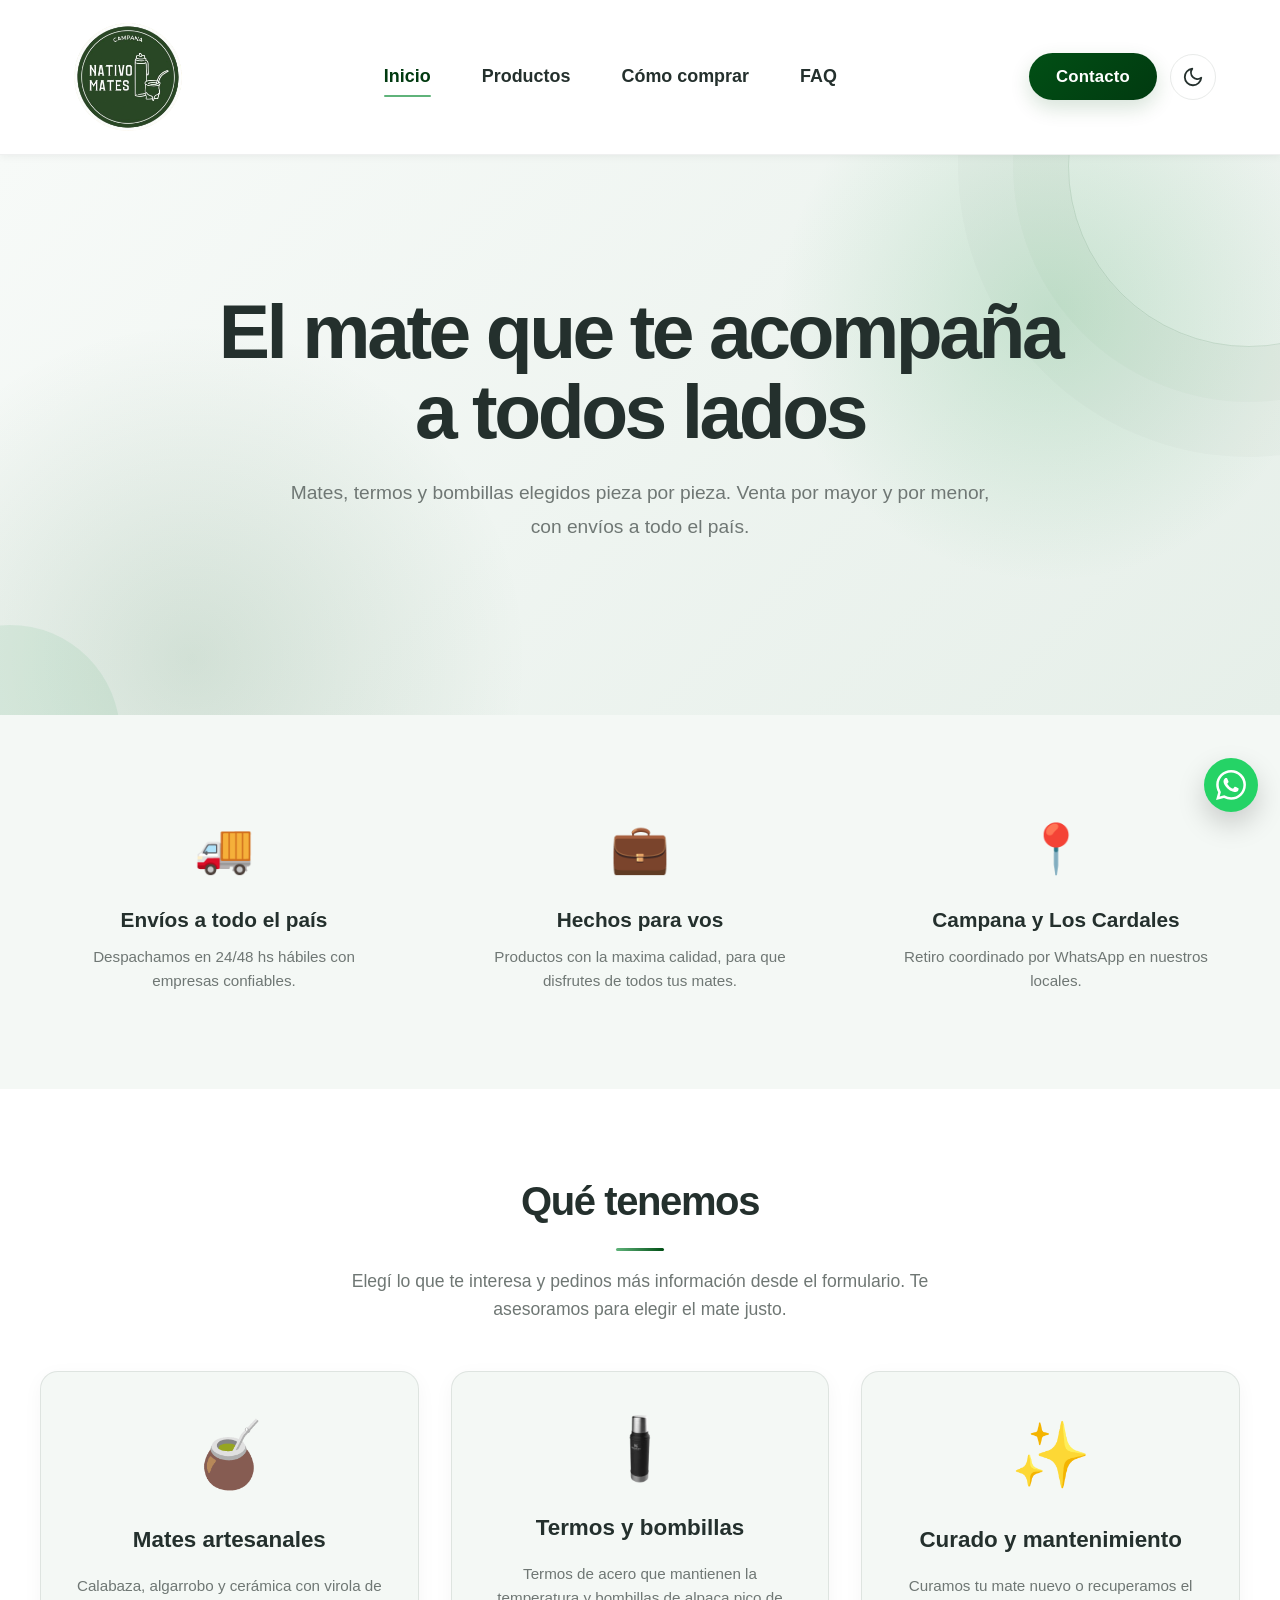
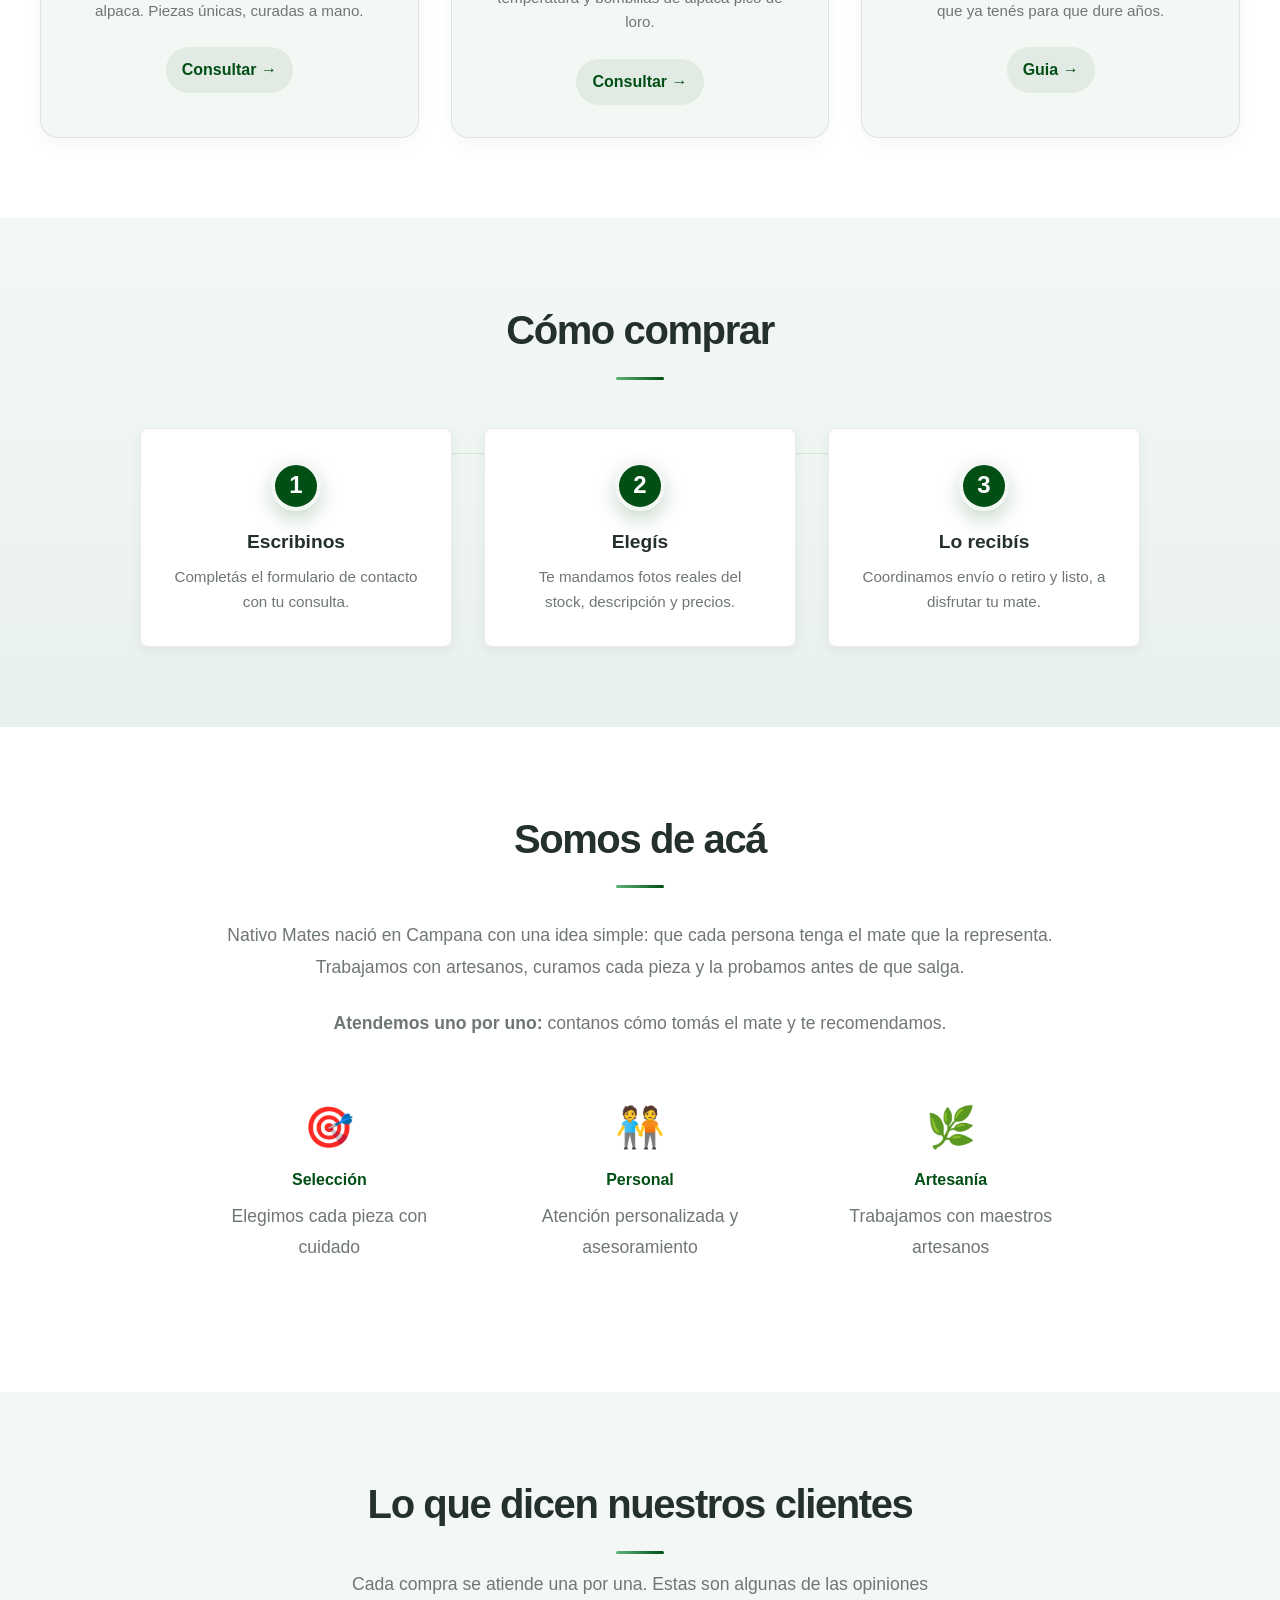
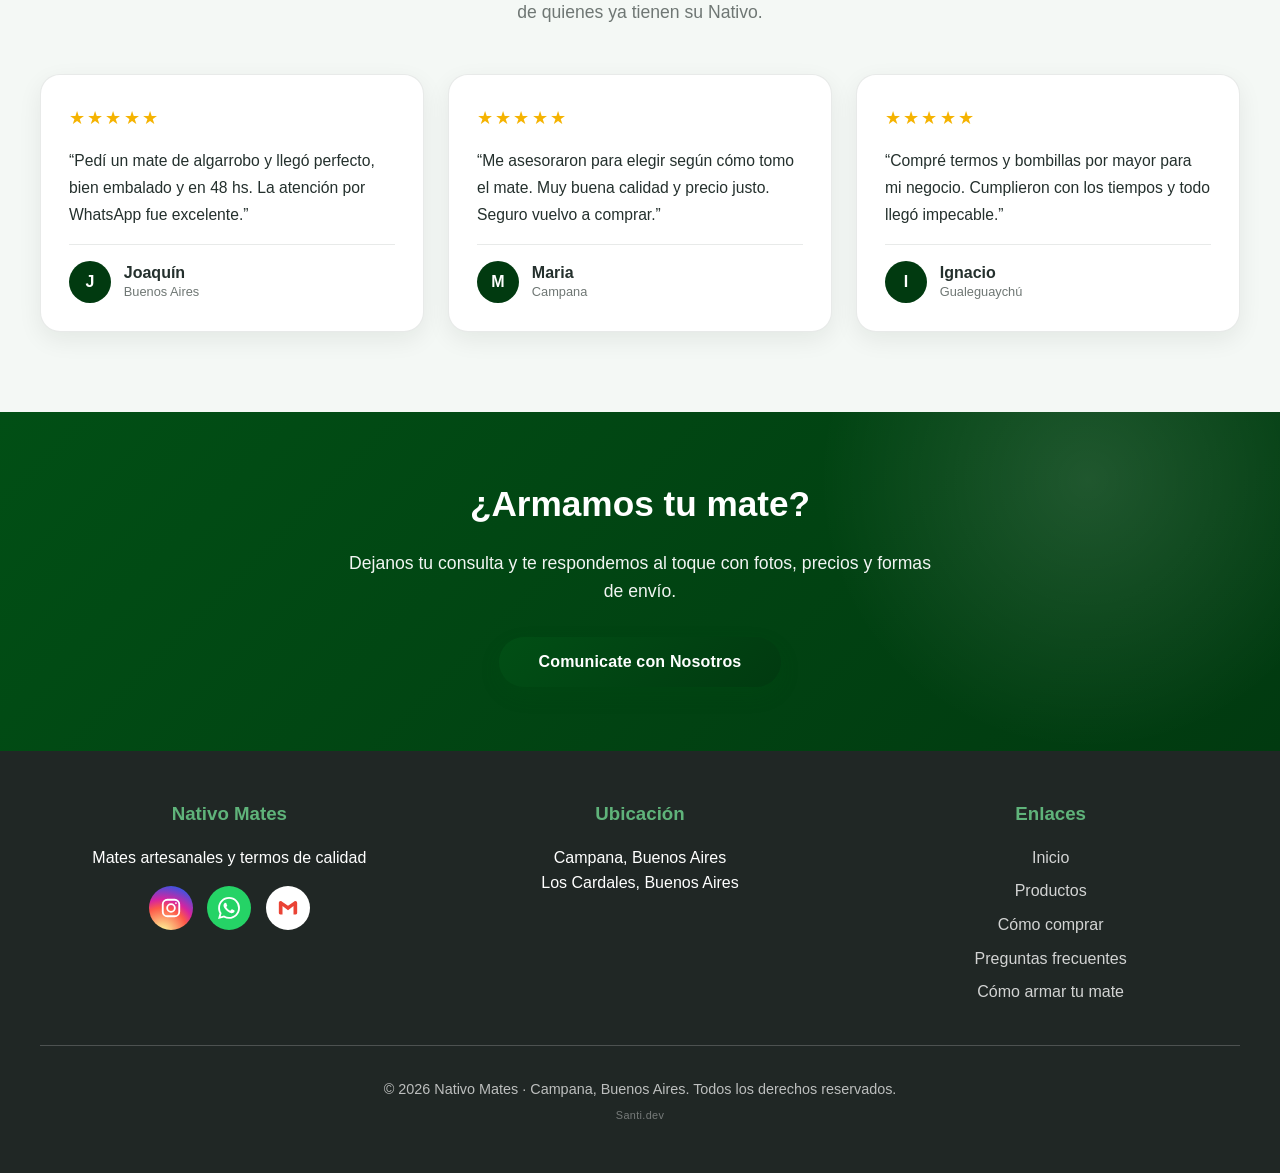
<file: index.html>
<!DOCTYPE html>
<html lang="es">
<head>
    <!-- Google Tag Manager -->
<script>(function(w,d,s,l,i){w[l]=w[l]||[];w[l].push({'gtm.start':
new Date().getTime(),event:'gtm.js'});var f=d.getElementsByTagName(s)[0],
j=d.createElement(s),dl=l!='dataLayer'?'&l='+l:'';j.async=true;j.src=
'https://www.googletagmanager.com/gtm.js?id='+i+dl;f.parentNode.insertBefore(j,f);
})(window,document,'script','dataLayer','GTM-TLSS354D');</script>
<!-- End Google Tag Manager -->
    <meta charset="UTF-8">
    <meta name="viewport" content="width=device-width, initial-scale=1.0">
    <title>Nativo Mates Campana | Mates artesanales y termos</title>
    <link rel="icon" type="image/png" href="nativomateslogo.png">
    <script>try{if(localStorage.getItem("nm-theme")==="dark")document.documentElement.setAttribute("data-theme","dark")}catch(e){}</script>
    <link rel="stylesheet" href="style.css">
</head>
<body>
    <!-- Google Tag Manager (noscript) -->
<noscript><iframe src="https://www.googletagmanager.com/ns.html?id=GTM-TLSS354D"
height="0" width="0" style="display:none;visibility:hidden"></iframe></noscript>
<!-- End Google Tag Manager (noscript) -->
    <!-- Header -->
    <header>
        <div class="header-container">
            <a href="index.html" class="logo">
                <img src="nativomateslogo.png" alt="Nativo Mates">
            </a>
            <nav>
                <a href="index.html">Inicio</a>
                <a href="productos.html">Productos</a>
                <a href="como-comprar.html">Cómo comprar</a>
                <a href="preguntas-frecuentes.html">FAQ</a>
            </nav>
            <button class="btn-primary" onclick="openContactForm()">Contacto</button>
        </div>
    </header>

    <!-- Hero Section -->
    <section class="hero">
        <div class="hero-container">
            <h1>El mate que te acompaña a todos lados</h1>
            <p>Mates, termos y bombillas elegidos pieza por pieza. Venta por mayor y por menor, con envíos a todo el país.</p>
        </div>
    </section>

    <!-- Features Section -->
    <section class="features">
        <div class="features-container">
            <div class="feature-card">
                <div class="feature-icon">🚚</div>
                <h3>Envíos a todo el país</h3>
                <p>Despachamos en 24/48 hs hábiles con empresas confiables.</p>
            </div>
            <div class="feature-card">
                <div class="feature-icon">💼</div>
                <h3>Hechos para vos</h3>
                <p>Productos con la maxima calidad, para que disfrutes de todos tus mates.</p>
            </div>
            <div class="feature-card">
                <div class="feature-icon">📍</div>
                <h3>Campana y Los Cardales</h3>
                <p>Retiro coordinado por WhatsApp en nuestros locales.</p>
            </div>
        </div>
    </section>

    <!-- Products Section -->
     
    <section class="products" id="productos">
        <div class="products-container">
            <div class="section-header">
                <h2>Qué tenemos</h2>
                <p>Elegí lo que te interesa y pedinos más información desde el formulario. Te asesoramos para elegir el mate justo.</p>
            </div>
            <div class="products-grid">
                <div class="product-card">
                    <div class="product-icon">🧉</div>
                    <h3>Mates artesanales</h3>
                    <p>Calabaza, algarrobo y cerámica con virola de alpaca. Piezas únicas, curadas a mano.</p>
                    <a href="productos.html">Consultar →</a>
                </div>
                <div class="product-card">
                    <div class="product-icon">
                        <img src="termo.png">
                    </div>
                    <h3>Termos y bombillas</h3>
                    <p>Termos de acero que mantienen la temperatura y bombillas de alpaca pico de loro.</p>
                    <a href="productos.html">Consultar →</a>
                </div>
                <div class="product-card">
                    <div class="product-icon">✨</div>
                    <h3>Curado y mantenimiento</h3>
                    <p>Curamos tu mate nuevo o recuperamos el que ya tenés para que dure años.</p>
                    <a href="preguntas-frequentes.html">Guia →</a>
                </div>
            </div>
        </div>
    </section>

    <!-- How to Buy Section -->
    <section class="how-to-buy" id="como-comprar">
        <div class="how-to-buy-container">
            <div class="section-header">
                <h2>Cómo comprar</h2>
            </div>
            <div class="steps-grid">
                <div class="step-card">
                    <div class="step-number">1</div>
                    <h3>Escribinos</h3>
                    <p>Completás el formulario de contacto con tu consulta.</p>
                </div>
                <div class="step-card">
                    <div class="step-number">2</div>
                    <h3>Elegís</h3>
                    <p>Te mandamos fotos reales del stock, descripción y precios.</p>
                </div>
                <div class="step-card">
                    <div class="step-number">3</div>
                    <h3>Lo recibís</h3>
                    <p>Coordinamos envío o retiro y listo, a disfrutar tu mate.</p>
                </div>
            </div>
        </div>
    </section>

    <!-- About Section -->
    <section class="about">
        <div class="about-container">
            <h2>Somos de acá</h2>
            <p>Nativo Mates nació en Campana con una idea simple: que cada persona tenga el mate que la representa. Trabajamos con artesanos, curamos cada pieza y la probamos antes de que salga.</p>
            <p><strong>Atendemos uno por uno:</strong> contanos cómo tomás el mate y te recomendamos.</p>
            <div class="about-highlights">
                <div class="highlight">
                    <div class="highlight-icon">🎯</div>
                    <h4>Selección</h4>
                    <p>Elegimos cada pieza con cuidado</p>
                </div>
                <div class="highlight">
                    <div class="highlight-icon">🧑‍🤝‍🧑</div>
                    <h4>Personal</h4>
                    <p>Atención personalizada y asesoramiento</p>
                </div>
                <div class="highlight">
                    <div class="highlight-icon">🌿</div>
                    <h4>Artesanía</h4>
                    <p>Trabajamos con maestros artesanos</p>
                </div>
            </div>
        </div>
    </section>

    <!-- CTA Section -->
    <section class="cta" id="contacto">
        <div class="cta-container">
            <h2>¿Armamos tu mate?</h2>
            <p>Dejanos tu consulta y te respondemos al toque con fotos, precios y formas de envío.</p>
            <button class="btn-primary" onclick="openContactForm()">Comunicate con Nosotros</button>
        </div>
    </section>

    <!-- Footer -->
    <footer>
        <div class="footer-container">
            <div class="footer-content">
                <div class="footer-section">
                    <h3>Nativo Mates</h3>
                    <p>Mates artesanales y termos de calidad</p>
                    <div class="social-links">
                        <a href="https://www.instagram.com/nativomates.campana" target="_blank" rel="noopener noreferrer">📷</a>
                        <a href="https://wa.me/5493489701958" target="_blank" rel="noopener noreferrer">💬</a>
                        <a href="mailto:info@nativomates.com">📧</a>
                    </div>
                </div>
                <div class="footer-section">
                    <h3>Ubicación</h3>
                    <p>Campana, Buenos Aires</p>
                    <p>Los Cardales, Buenos Aires</p>
                </div>
                <div class="footer-section">
                    <h3>Enlaces</h3>
                    <a href="index.html">Inicio</a>
                    <a href="productos.html">Productos</a>
                    <a href="como-comprar.html">Cómo comprar</a>
                    <a href="preguntas-frecuentes.html">Preguntas frecuentes</a>
                    <a href="como-armar-un-buen-mate.html">Cómo armar tu mate</a>
                </div>
            </div>
            <div class="footer-bottom">
                <p>&copy; 2026 Nativo Mates · Campana, Buenos Aires. Todos los derechos reservados.</p>
                <p class="dev-credit"><a href="https://santicz-devs.github.io/PaginaPersonal/#home" target="_blank" rel="noopener noreferrer">Santi.dev</a></p>
            </div>
        </div>
    </footer>

    <script src="script.js"></script>
</body>
</html>
</file>
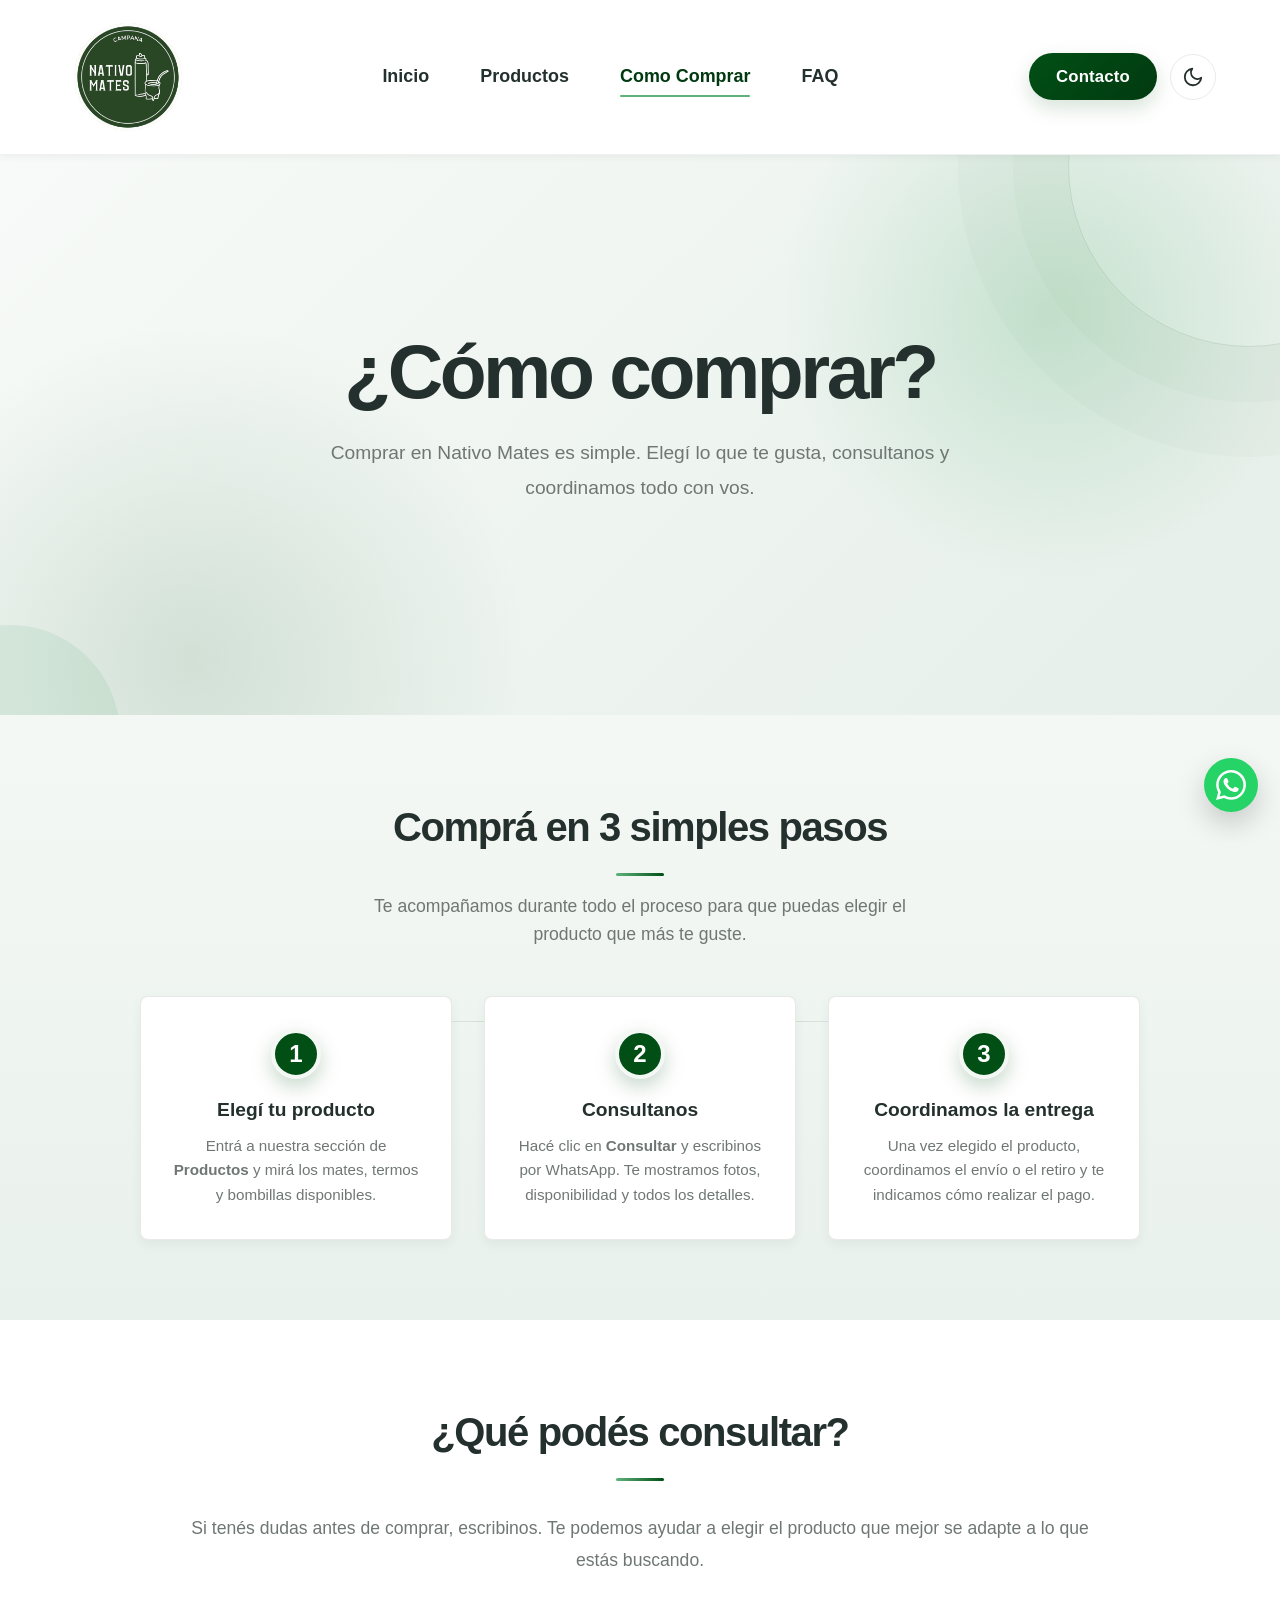
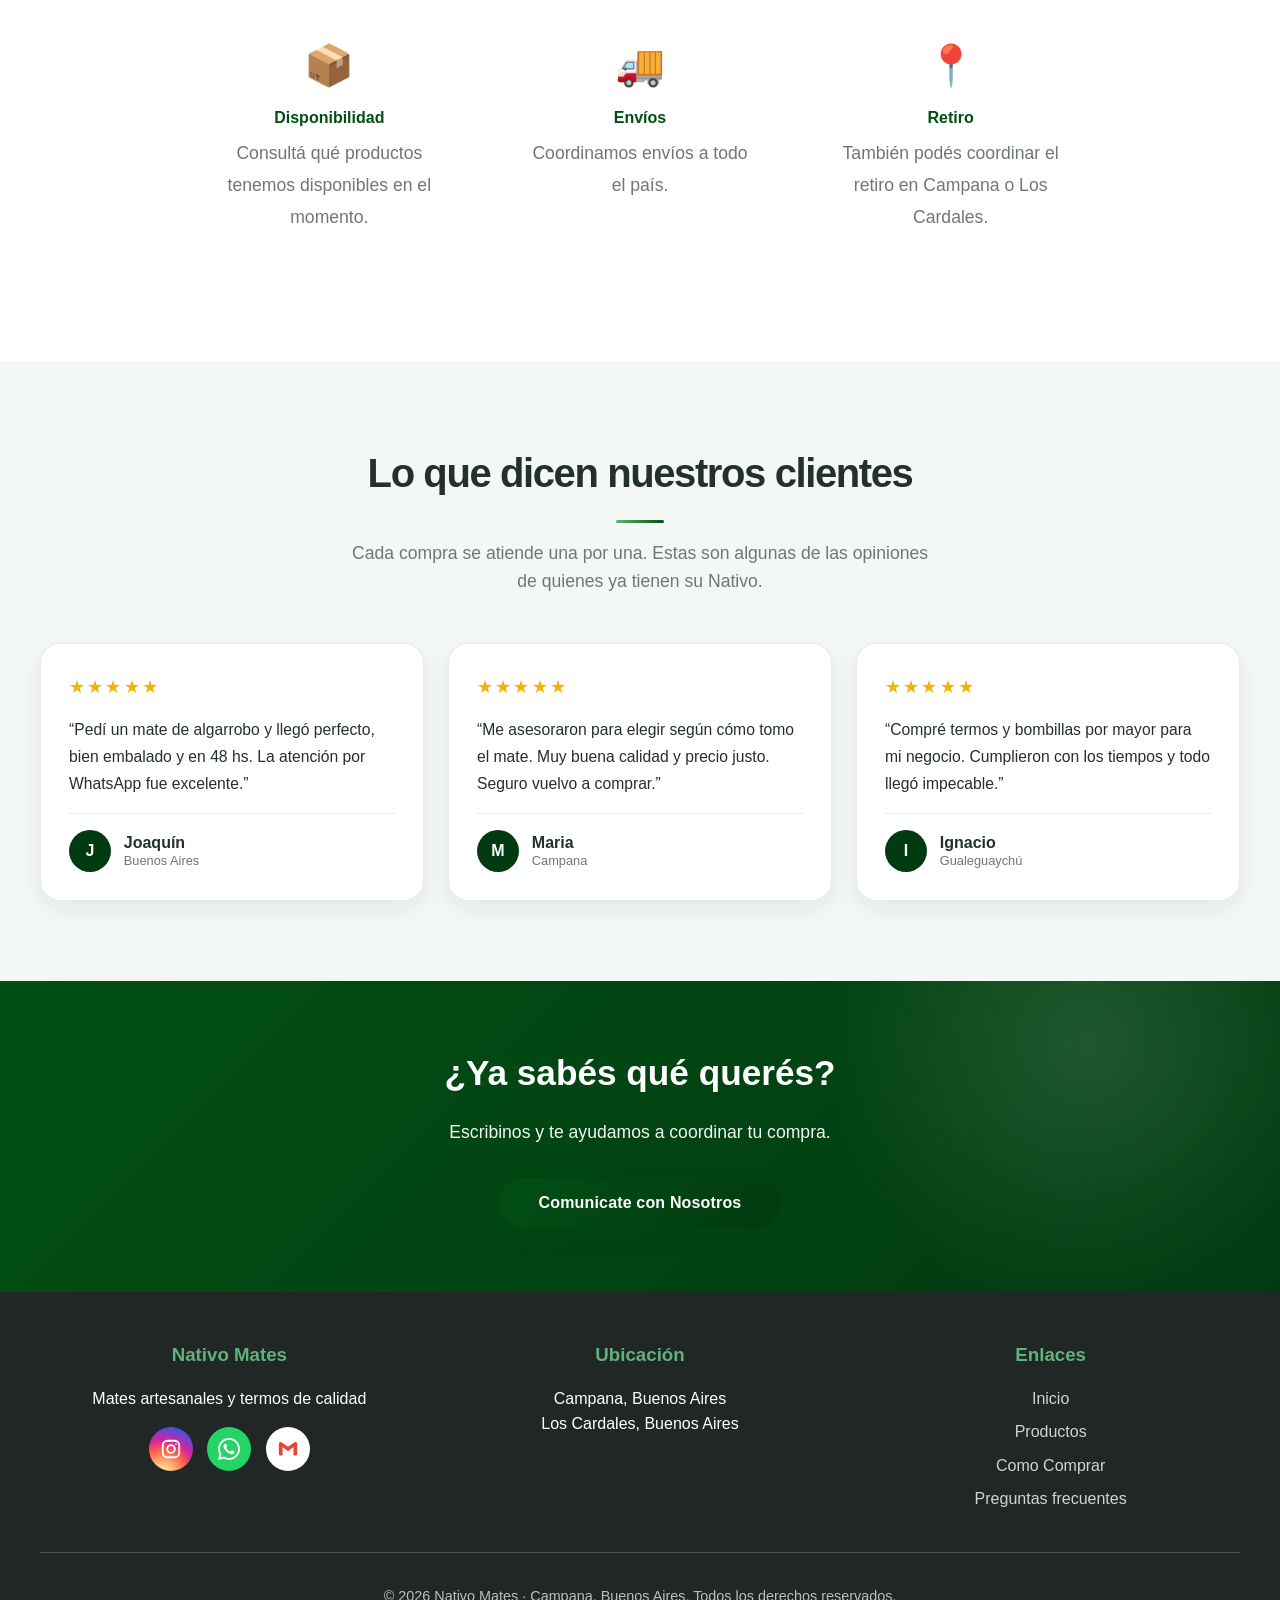
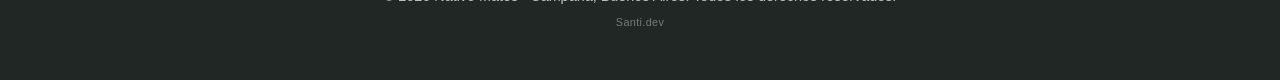
<file: como-comprar.html>
<!DOCTYPE html>
<html lang="es">

<head>
    <meta charset="UTF-8">
    <meta name="viewport" content="width=device-width, initial-scale=1.0">

    <!-- Google Tag Manager -->
    <script>
        (function(w,d,s,l,i){w[l]=w[l]||[];w[l].push({'gtm.start':
        new Date().getTime(),event:'gtm.js'});var f=d.getElementsByTagName(s)[0],
        j=d.createElement(s),dl=l!='dataLayer'?'&l='+l:'';j.async=true;j.src=
        'https://www.googletagmanager.com/gtm.js?id='+i+dl;f.parentNode.insertBefore(j,f);
        })(window,document,'script','dataLayer','GTM-TLSS354D');
    </script>
    <!-- End Google Tag Manager -->

    <title>Cómo comprar | Nativo Mates</title>
    <link rel="icon" type="image/png" href="nativomateslogo.png">
    <script>try{if(localStorage.getItem("nm-theme")==="dark")document.documentElement.setAttribute("data-theme","dark")}catch(e){}</script>
    <link rel="stylesheet" href="style.css">
</head>

<body>

    <!-- Google Tag Manager (noscript) -->
    <noscript>
        <iframe src="https://www.googletagmanager.com/ns.html?id=GTM-TLSS354D"
            height="0" width="0"
            style="display:none;visibility:hidden">
        </iframe>
    </noscript>
    <!-- End Google Tag Manager (noscript) -->


    <!-- HEADER -->
    <header>
        <div class="header-container">

            <a href="index.html" class="logo">
                <img src="nativomateslogo.png" alt="Nativo Mates">
            </a>
            <nav>
                <a href="index.html">Inicio</a>
                <a href="productos.html">Productos</a>
                <a href="como-comprar.html">Como Comprar</a>
                <a href="preguntas-frecuentes.html">FAQ</a>
            </nav>
            <button class="btn-primary" onclick="openContactForm()">Contacto</button>
        </div>
    </header>


    <!-- HERO -->
    <section class="hero">
        <div class="hero-container">

            <h1>¿Cómo comprar?</h1>

            <p>
                Comprar en Nativo Mates es simple. Elegí lo que te gusta,
                consultanos y coordinamos todo con vos.
            </p>

        </div>
    </section>


    <!-- PASOS -->
    <section class="how-to-buy">

        <div class="how-to-buy-container">

            <div class="section-header">
                <h2>Comprá en 3 simples pasos</h2>

                <p>
                    Te acompañamos durante todo el proceso para que
                    puedas elegir el producto que más te guste.
                </p>
            </div>


            <div class="steps-grid">

                <!-- PASO 1 -->
                <div class="step-card">

                    <div class="step-number">1</div>

                    <h3>Elegí tu producto</h3>

                    <p>
                        Entrá a nuestra sección de
                        <strong>Productos</strong> y mirá los mates,
                        termos y bombillas disponibles.
                    </p>

                </div>


                <!-- PASO 2 -->
                <div class="step-card">

                    <div class="step-number">2</div>

                    <h3>Consultanos</h3>

                    <p>
                        Hacé clic en <strong>Consultar</strong> y
                        escribinos por WhatsApp. Te mostramos fotos,
                        disponibilidad y todos los detalles.
                    </p>

                </div>


                <!-- PASO 3 -->
                <div class="step-card">

                    <div class="step-number">3</div>

                    <h3>Coordinamos la entrega</h3>

                    <p>
                        Una vez elegido el producto, coordinamos el
                        envío o el retiro y te indicamos cómo realizar
                        el pago.
                    </p>

                </div>

            </div>

        </div>

    </section>


    <!-- INFORMACIÓN -->
    <section class="about">

        <div class="about-container">

            <h2>¿Qué podés consultar?</h2>

            <p>
                Si tenés dudas antes de comprar, escribinos. Te podemos
                ayudar a elegir el producto que mejor se adapte a lo que
                estás buscando.
            </p>


            <div class="about-highlights">

                <div class="highlight">

                    <div class="highlight-icon">📦</div>

                    <h4>Disponibilidad</h4>

                    <p>
                        Consultá qué productos tenemos disponibles
                        en el momento.
                    </p>

                </div>


                <div class="highlight">

                    <div class="highlight-icon">🚚</div>

                    <h4>Envíos</h4>

                    <p>
                        Coordinamos envíos a todo el país.
                    </p>

                </div>


                <div class="highlight">

                    <div class="highlight-icon">📍</div>

                    <h4>Retiro</h4>

                    <p>
                        También podés coordinar el retiro en
                        Campana o Los Cardales.
                    </p>

                </div>

            </div>

        </div>

    </section>


    <!-- CTA -->
    <section class="cta">

        <div class="cta-container">

            <h2>¿Ya sabés qué querés?</h2>

            <p>
                Escribinos y te ayudamos a coordinar tu compra.
            </p>

            <button class="btn-primary" onclick="openContactForm()">Comunicate con Nosotros</button>
        </div>

    </section>


    <!-- FOOTER -->
    <footer>

        <div class="footer-container">

            <div class="footer-content">

                <div class="footer-section">

                    <h3>Nativo Mates</h3>

                    <p>
                        Mates artesanales y termos de calidad
                    </p>

                    <div class="social-links">

                        <a href="https://www.instagram.com/nativomates.campana"
                           target="_blank" rel="noopener noreferrer">📷</a>

                        <a href="https://wa.me/5493489701958"
                           target="_blank" rel="noopener noreferrer">💬</a>

                        <a href="mailto:info@nativomates.com">
                            📧
                        </a>

                    </div>

                </div>


                <div class="footer-section">

                    <h3>Ubicación</h3>

                    <p>Campana, Buenos Aires</p>

                    <p>Los Cardales, Buenos Aires</p>

                </div>


                <div class="footer-section">

                    <h3>Enlaces</h3>

                    <a href="index.html">Inicio</a>

                    <a href="productos.html">Productos</a>

                    <a href="como-comprar.html">Como Comprar</a>
                    <a href="preguntas-frecuentes.html">Preguntas frecuentes</a>
                </div>

            </div>


            <div class="footer-bottom">

                <p>
                    &copy; 2026 Nativo Mates · Campana, Buenos Aires.
                    Todos los derechos reservados.
                </p>
                <p class="dev-credit"><a href="https://santicz-devs.github.io/PaginaPersonal/#home" target="_blank" rel="noopener noreferrer">Santi.dev</a></p>

            </div>

        </div>

    </footer>


    <script src="script.js"></script>

</body>
</html>
</file>
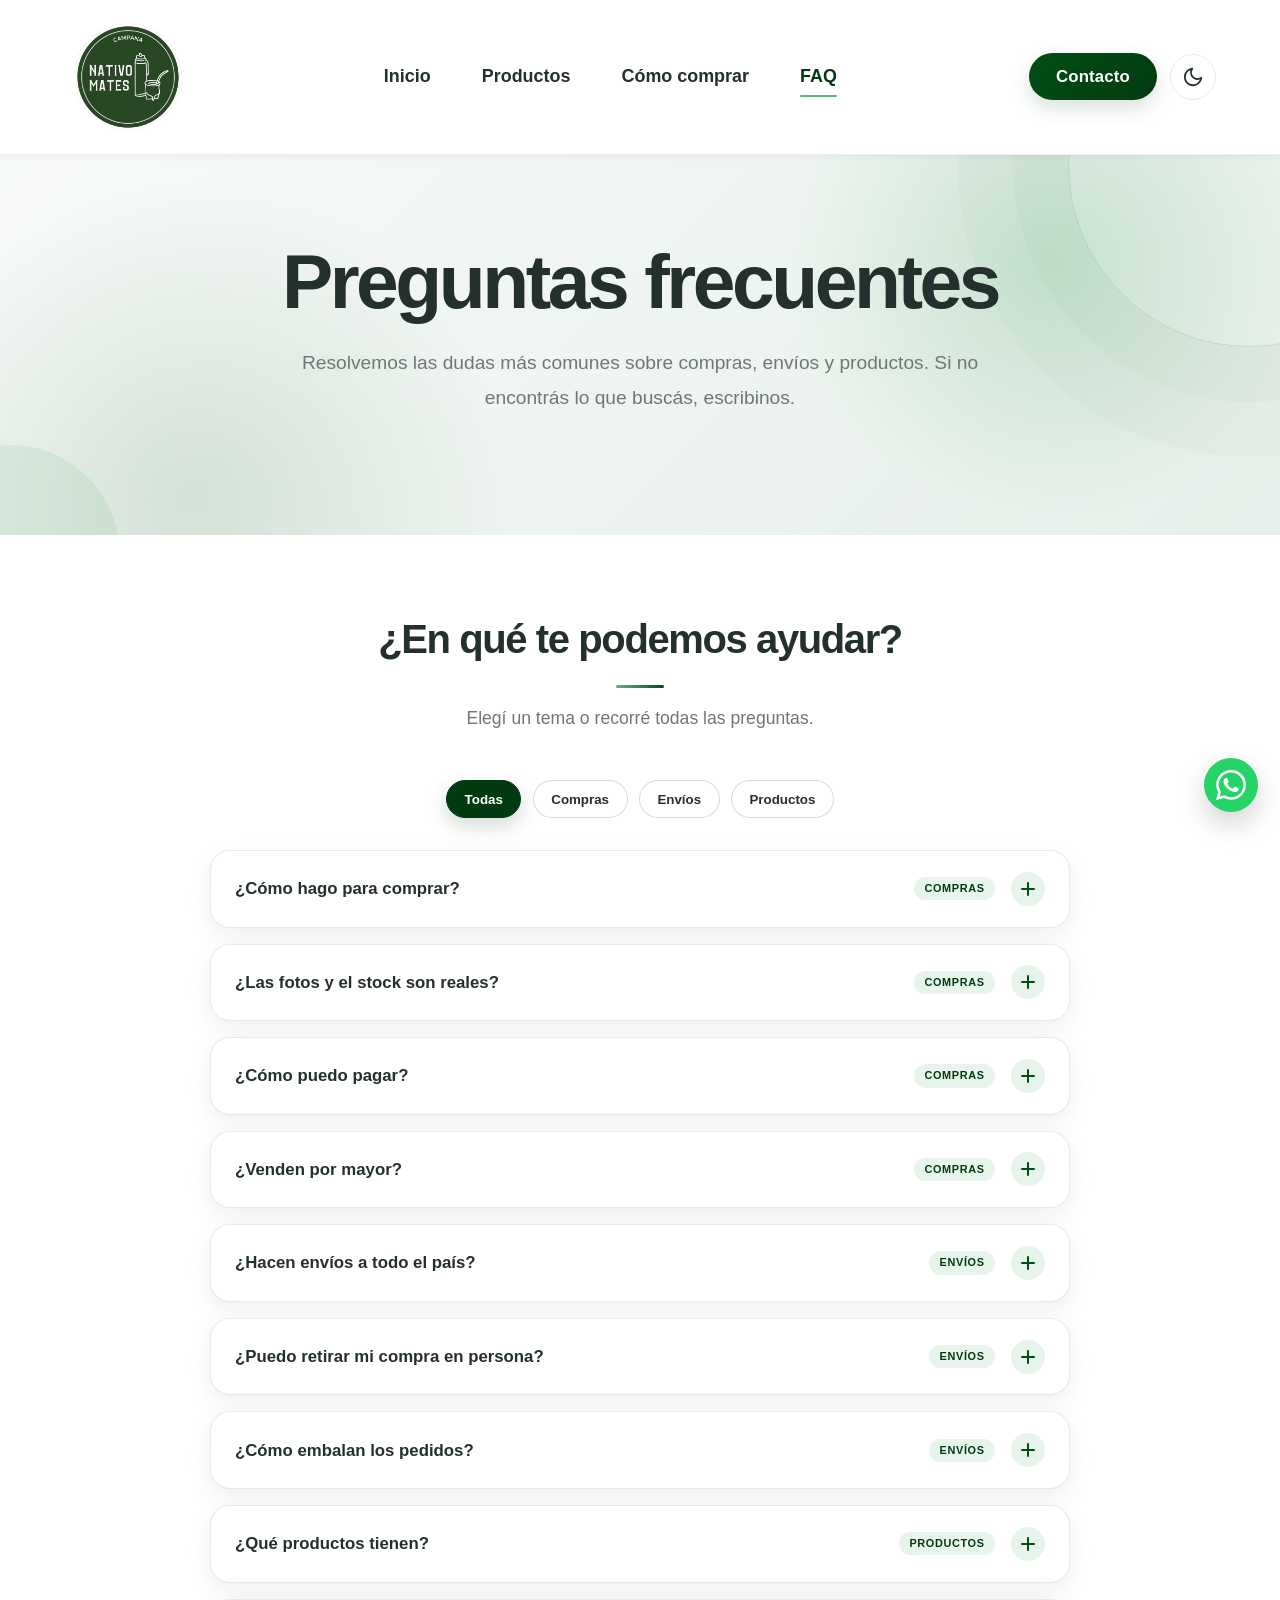
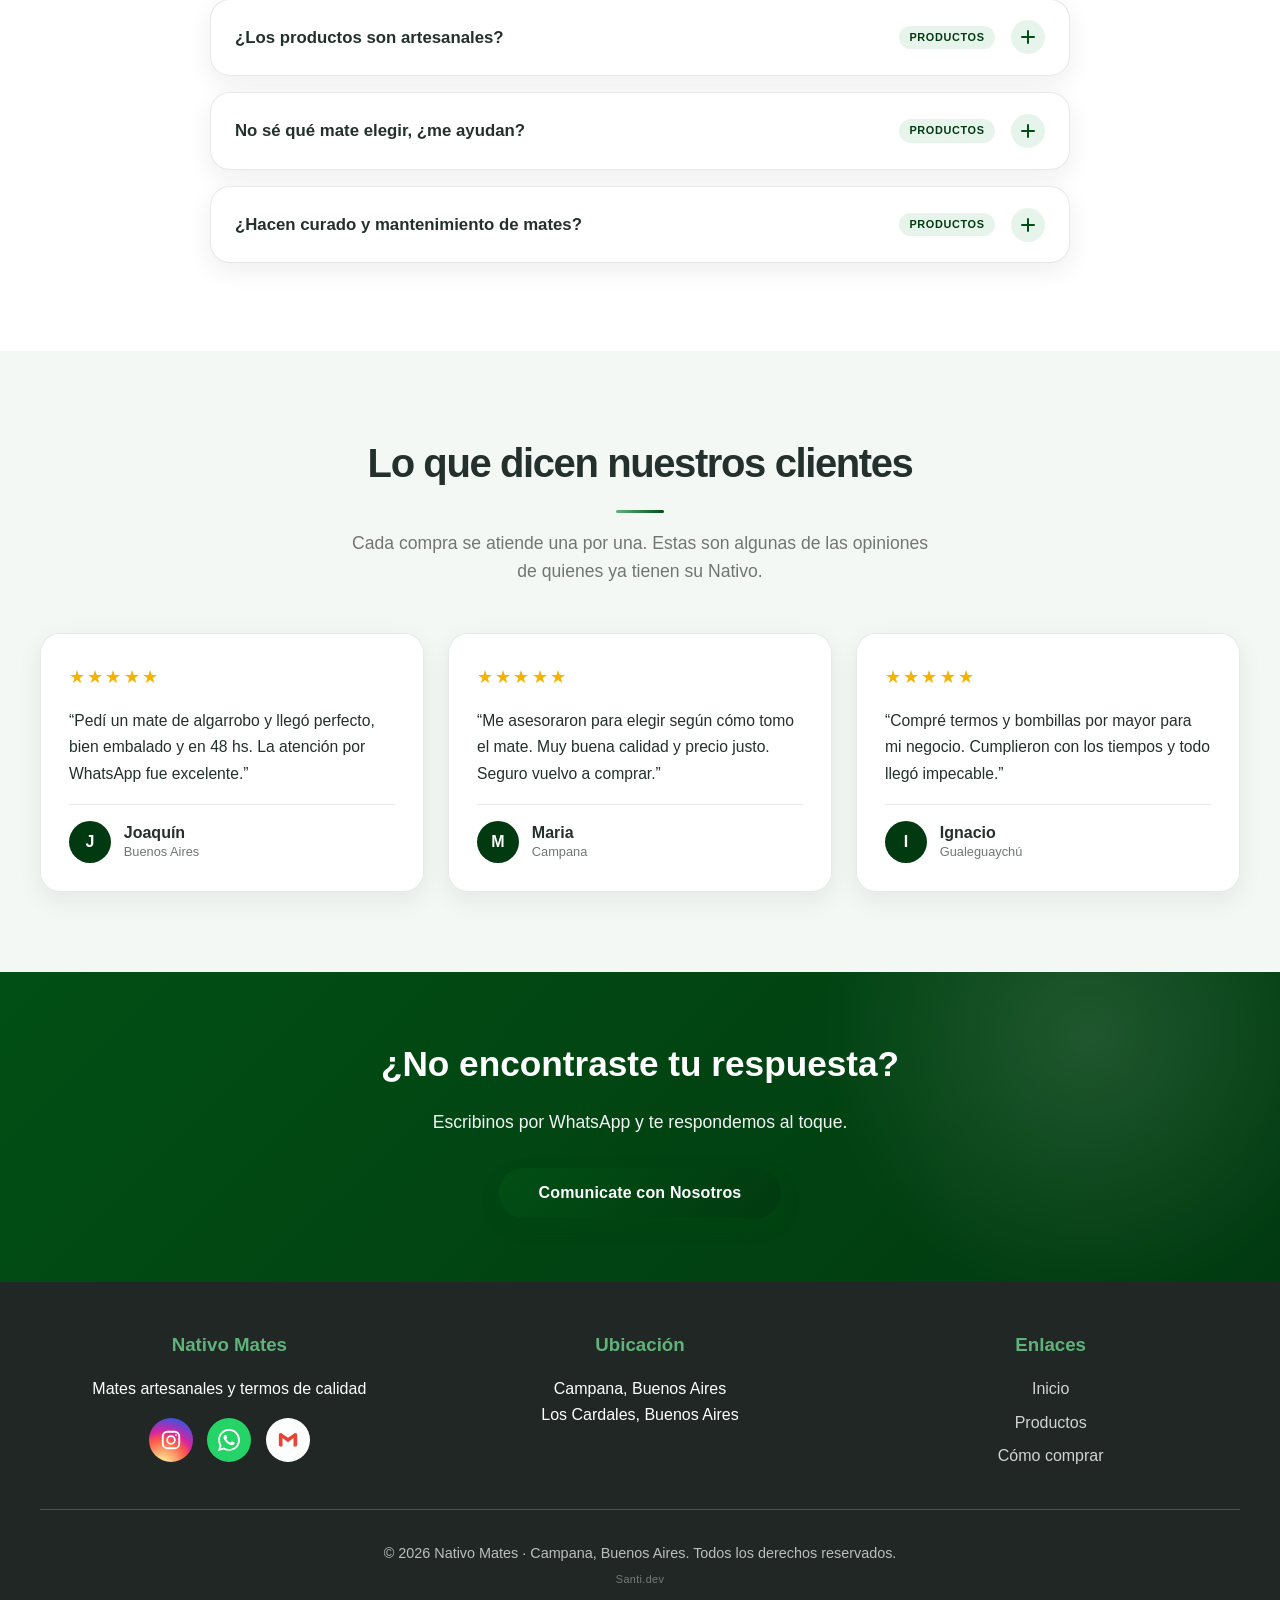
<file: preguntas-frecuentes.html>
<!DOCTYPE html>
<html lang="es">
<head>
    <!-- Google Tag Manager -->
<script>(function(w,d,s,l,i){w[l]=w[l]||[];w[l].push({'gtm.start':
new Date().getTime(),event:'gtm.js'});var f=d.getElementsByTagName(s)[0],
j=d.createElement(s),dl=l!='dataLayer'?'&l='+l:'';j.async=true;j.src=
'https://www.googletagmanager.com/gtm.js?id='+i+dl;f.parentNode.insertBefore(j,f);
})(window,document,'script','dataLayer','GTM-TLSS354D');</script>
<!-- End Google Tag Manager -->
    <meta charset="UTF-8">
    <meta name="viewport" content="width=device-width, initial-scale=1.0">
    <title>Preguntas frecuentes | Nativo Mates Campana</title>
    <meta name="description" content="Respuestas a las dudas más comunes sobre cómo comprar, envíos, retiro y productos de Nativo Mates, en Campana y Los Cardales.">
    <link rel="icon" type="image/png" href="nativomateslogo.png">
    <script>try{if(localStorage.getItem("nm-theme")==="dark")document.documentElement.setAttribute("data-theme","dark")}catch(e){}</script>
    <link rel="stylesheet" href="style.css">
    <script type="application/ld+json">
{
  "@context": "https://schema.org",
  "@type": "FAQPage",
  "mainEntity": [
    {
      "@type": "Question",
      "name": "¿Cómo hago para comprar?",
      "acceptedAnswer": {
        "@type": "Answer",
        "text": "Es muy simple: elegís tu producto en la sección Productos, tocás Consultar y nos escribís por WhatsApp. Te mostramos fotos, disponibilidad y todos los detalles. Una vez elegido, coordinamos el envío o el retiro y te indicamos cómo realizar el pago."
      }
    },
    {
      "@type": "Question",
      "name": "¿Las fotos y el stock son reales?",
      "acceptedAnswer": {
        "@type": "Answer",
        "text": "Sí. Cuando nos consultás te mandamos fotos reales del stock, con descripción y precios, para que veas la pieza que vas a recibir. Como muchas piezas son únicas, la disponibilidad puede cambiar: lo mejor es confirmarla por WhatsApp."
      }
    },
    {
      "@type": "Question",
      "name": "¿Cómo puedo pagar?",
      "acceptedAnswer": {
        "@type": "Answer",
        "text": "Cuando ya elegiste tu producto, te indicamos por WhatsApp cómo realizar el pago. Si tenés dudas sobre algún medio de pago en particular, consultanos antes de comprar."
      }
    },
    {
      "@type": "Question",
      "name": "¿Venden por mayor?",
      "acceptedAnswer": {
        "@type": "Answer",
        "text": "Sí, vendemos por mayor y por menor. Si querés comprar por cantidad, escribinos por WhatsApp y te pasamos toda la información."
      }
    },
    {
      "@type": "Question",
      "name": "¿Hacen envíos a todo el país?",
      "acceptedAnswer": {
        "@type": "Answer",
        "text": "Sí, coordinamos envíos a todo el país con empresas confiables. Despachamos en 24/48 hs hábiles."
      }
    },
    {
      "@type": "Question",
      "name": "¿Puedo retirar mi compra en persona?",
      "acceptedAnswer": {
        "@type": "Answer",
        "text": "Sí. Podés coordinar el retiro en Campana o en Los Cardales. Lo acordamos por WhatsApp."
      }
    },
    {
      "@type": "Question",
      "name": "¿Cómo embalan los pedidos?",
      "acceptedAnswer": {
        "@type": "Answer",
        "text": "Enviamos en cajas especiales con protección, para que tu mate llegue en perfecto estado."
      }
    },
    {
      "@type": "Question",
      "name": "¿Qué productos tienen?",
      "acceptedAnswer": {
        "@type": "Answer",
        "text": "Tenemos mates artesanales (calabaza, algarrobo y cerámica con virola de alpaca), materas de EcoCuero, yerberas, termos de acero y bombillas de alpaca. Podés verlos todos en la sección Productos."
      }
    },
    {
      "@type": "Question",
      "name": "¿Los productos son artesanales?",
      "acceptedAnswer": {
        "@type": "Answer",
        "text": "Trabajamos con maestros artesanos y elegimos cada pieza con cuidado. Cada producto pasa por un control de calidad antes de salir, y muchas piezas son únicas."
      }
    },
    {
      "@type": "Question",
      "name": "No sé qué mate elegir, ¿me ayudan?",
      "acceptedAnswer": {
        "@type": "Answer",
        "text": "Claro. Atendemos uno por uno: contanos cómo tomás el mate y te recomendamos el que mejor se adapte a vos."
      }
    },
    {
      "@type": "Question",
      "name": "¿Hacen curado y mantenimiento de mates?",
      "acceptedAnswer": {
        "@type": "Answer",
        "text": "Sí. Curamos tu mate nuevo o recuperamos el que ya tenés para que dure años. Escribinos por WhatsApp y te contamos cómo coordinarlo."
      }
    }
  ]
}
    </script>
</head>
<body>
    <!-- Google Tag Manager (noscript) -->
<noscript><iframe src="https://www.googletagmanager.com/ns.html?id=GTM-TLSS354D"
height="0" width="0" style="display:none;visibility:hidden"></iframe></noscript>
<!-- End Google Tag Manager (noscript) -->

    <!-- Header -->
    <header>
        <div class="header-container">
            <a href="index.html" class="logo">
                <img src="nativomateslogo.png" alt="Nativo Mates">
            </a>
            <nav>
                <a href="index.html">Inicio</a>
                <a href="productos.html">Productos</a>
                <a href="como-comprar.html">Cómo comprar</a>
                <a href="preguntas-frecuentes.html">FAQ</a>
            </nav>
            <button class="btn-primary" onclick="openContactForm()">Contacto</button>
        </div>
    </header>

    <!-- Hero -->
    <section class="hero hero-faq">
        <div class="hero-container">
            <h1>Preguntas frecuentes</h1>
            <p>Resolvemos las dudas más comunes sobre compras, envíos y productos. Si no encontrás lo que buscás, escribinos.</p>
        </div>
    </section>

    <!-- FAQ -->
    <section class="faq">
        <div class="faq-container">
            <div class="section-header">
                <h2>¿En qué te podemos ayudar?</h2>
                <p>Elegí un tema o recorré todas las preguntas.</p>
            </div>

            <div class="faq-filters" role="group" aria-label="Filtrar preguntas por tema">
                <button class="filtro-btn active" type="button" data-filter="todas" aria-pressed="true">Todas</button>
                <button class="filtro-btn" type="button" data-filter="compras" aria-pressed="false">Compras</button>
                <button class="filtro-btn" type="button" data-filter="envios" aria-pressed="false">Envíos</button>
                <button class="filtro-btn" type="button" data-filter="productos" aria-pressed="false">Productos</button>
            </div>

            <div class="faq-list">
                <div class="faq-item" data-cat="compras">
                    <h3>
                        <button class="faq-q" type="button" id="faq-q-1" aria-expanded="false" aria-controls="faq-a-1">
                            <span class="faq-q-text">¿Cómo hago para comprar?</span>
                            <span class="faq-tag">Compras</span>
                            <span class="faq-icon" aria-hidden="true"></span>
                        </button>
                    </h3>
                    <div class="faq-a" id="faq-a-1" role="region" aria-labelledby="faq-q-1" inert>
                        <div class="faq-a-inner">
                            <p>Es muy simple: elegís tu producto en la sección <a href="productos.html">Productos</a>, tocás <strong>Consultar</strong> y nos escribís por WhatsApp. Te mostramos fotos, disponibilidad y todos los detalles. Una vez elegido, coordinamos el envío o el retiro y te indicamos cómo realizar el pago.</p>
                        </div>
                    </div>
                </div>

                <div class="faq-item" data-cat="compras">
                    <h3>
                        <button class="faq-q" type="button" id="faq-q-2" aria-expanded="false" aria-controls="faq-a-2">
                            <span class="faq-q-text">¿Las fotos y el stock son reales?</span>
                            <span class="faq-tag">Compras</span>
                            <span class="faq-icon" aria-hidden="true"></span>
                        </button>
                    </h3>
                    <div class="faq-a" id="faq-a-2" role="region" aria-labelledby="faq-q-2" inert>
                        <div class="faq-a-inner">
                            <p>Sí. Cuando nos consultás te mandamos fotos reales del stock, con descripción y precios, para que veas la pieza que vas a recibir. Como muchas piezas son únicas, la disponibilidad puede cambiar: lo mejor es confirmarla por WhatsApp.</p>
                        </div>
                    </div>
                </div>

                <div class="faq-item" data-cat="compras">
                    <h3>
                        <button class="faq-q" type="button" id="faq-q-3" aria-expanded="false" aria-controls="faq-a-3">
                            <span class="faq-q-text">¿Cómo puedo pagar?</span>
                            <span class="faq-tag">Compras</span>
                            <span class="faq-icon" aria-hidden="true"></span>
                        </button>
                    </h3>
                    <div class="faq-a" id="faq-a-3" role="region" aria-labelledby="faq-q-3" inert>
                        <div class="faq-a-inner">
                            <p>Cuando ya elegiste tu producto, te indicamos por WhatsApp cómo realizar el pago. Si tenés dudas sobre algún medio de pago en particular, consultanos antes de comprar.</p>
                        </div>
                    </div>
                </div>

                <div class="faq-item" data-cat="compras">
                    <h3>
                        <button class="faq-q" type="button" id="faq-q-4" aria-expanded="false" aria-controls="faq-a-4">
                            <span class="faq-q-text">¿Venden por mayor?</span>
                            <span class="faq-tag">Compras</span>
                            <span class="faq-icon" aria-hidden="true"></span>
                        </button>
                    </h3>
                    <div class="faq-a" id="faq-a-4" role="region" aria-labelledby="faq-q-4" inert>
                        <div class="faq-a-inner">
                            <p>Sí, vendemos por mayor y por menor. Si querés comprar por cantidad, escribinos por WhatsApp y te pasamos toda la información.</p>
                        </div>
                    </div>
                </div>

                <div class="faq-item" data-cat="envios">
                    <h3>
                        <button class="faq-q" type="button" id="faq-q-5" aria-expanded="false" aria-controls="faq-a-5">
                            <span class="faq-q-text">¿Hacen envíos a todo el país?</span>
                            <span class="faq-tag">Envíos</span>
                            <span class="faq-icon" aria-hidden="true"></span>
                        </button>
                    </h3>
                    <div class="faq-a" id="faq-a-5" role="region" aria-labelledby="faq-q-5" inert>
                        <div class="faq-a-inner">
                            <p>Sí, coordinamos envíos a todo el país con empresas confiables. Despachamos en 24/48 hs hábiles.</p>
                        </div>
                    </div>
                </div>

                <div class="faq-item" data-cat="envios">
                    <h3>
                        <button class="faq-q" type="button" id="faq-q-6" aria-expanded="false" aria-controls="faq-a-6">
                            <span class="faq-q-text">¿Puedo retirar mi compra en persona?</span>
                            <span class="faq-tag">Envíos</span>
                            <span class="faq-icon" aria-hidden="true"></span>
                        </button>
                    </h3>
                    <div class="faq-a" id="faq-a-6" role="region" aria-labelledby="faq-q-6" inert>
                        <div class="faq-a-inner">
                            <p>Sí. Podés coordinar el retiro en Campana o en Los Cardales. Lo acordamos por WhatsApp.</p>
                        </div>
                    </div>
                </div>

                <div class="faq-item" data-cat="envios">
                    <h3>
                        <button class="faq-q" type="button" id="faq-q-7" aria-expanded="false" aria-controls="faq-a-7">
                            <span class="faq-q-text">¿Cómo embalan los pedidos?</span>
                            <span class="faq-tag">Envíos</span>
                            <span class="faq-icon" aria-hidden="true"></span>
                        </button>
                    </h3>
                    <div class="faq-a" id="faq-a-7" role="region" aria-labelledby="faq-q-7" inert>
                        <div class="faq-a-inner">
                            <p>Enviamos en cajas especiales con protección, para que tu mate llegue en perfecto estado.</p>
                        </div>
                    </div>
                </div>

                <div class="faq-item" data-cat="productos">
                    <h3>
                        <button class="faq-q" type="button" id="faq-q-8" aria-expanded="false" aria-controls="faq-a-8">
                            <span class="faq-q-text">¿Qué productos tienen?</span>
                            <span class="faq-tag">Productos</span>
                            <span class="faq-icon" aria-hidden="true"></span>
                        </button>
                    </h3>
                    <div class="faq-a" id="faq-a-8" role="region" aria-labelledby="faq-q-8" inert>
                        <div class="faq-a-inner">
                            <p>Tenemos mates artesanales (calabaza, algarrobo y cerámica con virola de alpaca), materas de EcoCuero, yerberas, termos de acero y bombillas de alpaca. Podés verlos todos en la sección <a href="productos.html">Productos</a>.</p>
                        </div>
                    </div>
                </div>

                <div class="faq-item" data-cat="productos">
                    <h3>
                        <button class="faq-q" type="button" id="faq-q-9" aria-expanded="false" aria-controls="faq-a-9">
                            <span class="faq-q-text">¿Los productos son artesanales?</span>
                            <span class="faq-tag">Productos</span>
                            <span class="faq-icon" aria-hidden="true"></span>
                        </button>
                    </h3>
                    <div class="faq-a" id="faq-a-9" role="region" aria-labelledby="faq-q-9" inert>
                        <div class="faq-a-inner">
                            <p>Trabajamos con maestros artesanos y elegimos cada pieza con cuidado. Cada producto pasa por un control de calidad antes de salir, y muchas piezas son únicas.</p>
                        </div>
                    </div>
                </div>

                <div class="faq-item" data-cat="productos">
                    <h3>
                        <button class="faq-q" type="button" id="faq-q-10" aria-expanded="false" aria-controls="faq-a-10">
                            <span class="faq-q-text">No sé qué mate elegir, ¿me ayudan?</span>
                            <span class="faq-tag">Productos</span>
                            <span class="faq-icon" aria-hidden="true"></span>
                        </button>
                    </h3>
                    <div class="faq-a" id="faq-a-10" role="region" aria-labelledby="faq-q-10" inert>
                        <div class="faq-a-inner">
                            <p>Claro. Atendemos uno por uno: contanos cómo tomás el mate y te recomendamos el que mejor se adapte a vos.</p>
                        </div>
                    </div>
                </div>

                <div class="faq-item" data-cat="productos">
                    <h3>
                        <button class="faq-q" type="button" id="faq-q-11" aria-expanded="false" aria-controls="faq-a-11">
                            <span class="faq-q-text">¿Hacen curado y mantenimiento de mates?</span>
                            <span class="faq-tag">Productos</span>
                            <span class="faq-icon" aria-hidden="true"></span>
                        </button>
                    </h3>
                    <div class="faq-a" id="faq-a-11" role="region" aria-labelledby="faq-q-11" inert>
                        <div class="faq-a-inner">
                            <p>Sí. Curamos tu mate nuevo o recuperamos el que ya tenés para que dure años. Escribinos por WhatsApp y te contamos cómo coordinarlo.</p>
                        </div>
                    </div>
                </div>
            </div>
        </div>
    </section>

    <!-- CTA -->
    <section class="cta" id="contacto">
        <div class="cta-container">
            <h2>¿No encontraste tu respuesta?</h2>
            <p>Escribinos por WhatsApp y te respondemos al toque.</p>
            <button class="btn-primary" onclick="openContactForm('¡Hola Nativo Mates! Tengo una consulta que no encontré en las preguntas frecuentes.')">Comunicate con Nosotros</button>
        </div>
    </section>

    <!-- Footer -->
    <footer>
        <div class="footer-container">
            <div class="footer-content">
                <div class="footer-section">
                    <h3>Nativo Mates</h3>
                    <p>Mates artesanales y termos de calidad</p>
                    <div class="social-links">
                        <a href="https://www.instagram.com/nativomates.campana" target="_blank" rel="noopener noreferrer">📷</a>
                        <a href="https://wa.me/5493489701958" target="_blank" rel="noopener noreferrer">💬</a>
                        <a href="mailto:info@nativomates.com">📧</a>
                    </div>
                </div>
                <div class="footer-section">
                    <h3>Ubicación</h3>
                    <p>Campana, Buenos Aires</p>
                    <p>Los Cardales, Buenos Aires</p>
                </div>
                <div class="footer-section">
                    <h3>Enlaces</h3>
                    <a href="index.html">Inicio</a>
                    <a href="productos.html">Productos</a>
                    <a href="como-comprar.html">Cómo comprar</a>
                </div>
            </div>
            <div class="footer-bottom">
                <p>&copy; 2026 Nativo Mates · Campana, Buenos Aires. Todos los derechos reservados.</p>
                <p class="dev-credit"><a href="https://santicz-devs.github.io/PaginaPersonal/#home" target="_blank" rel="noopener noreferrer">Santi.dev</a></p>
            </div>
        </div>
    </footer>

    <script src="script.js"></script>
</body>
</html>
</file>
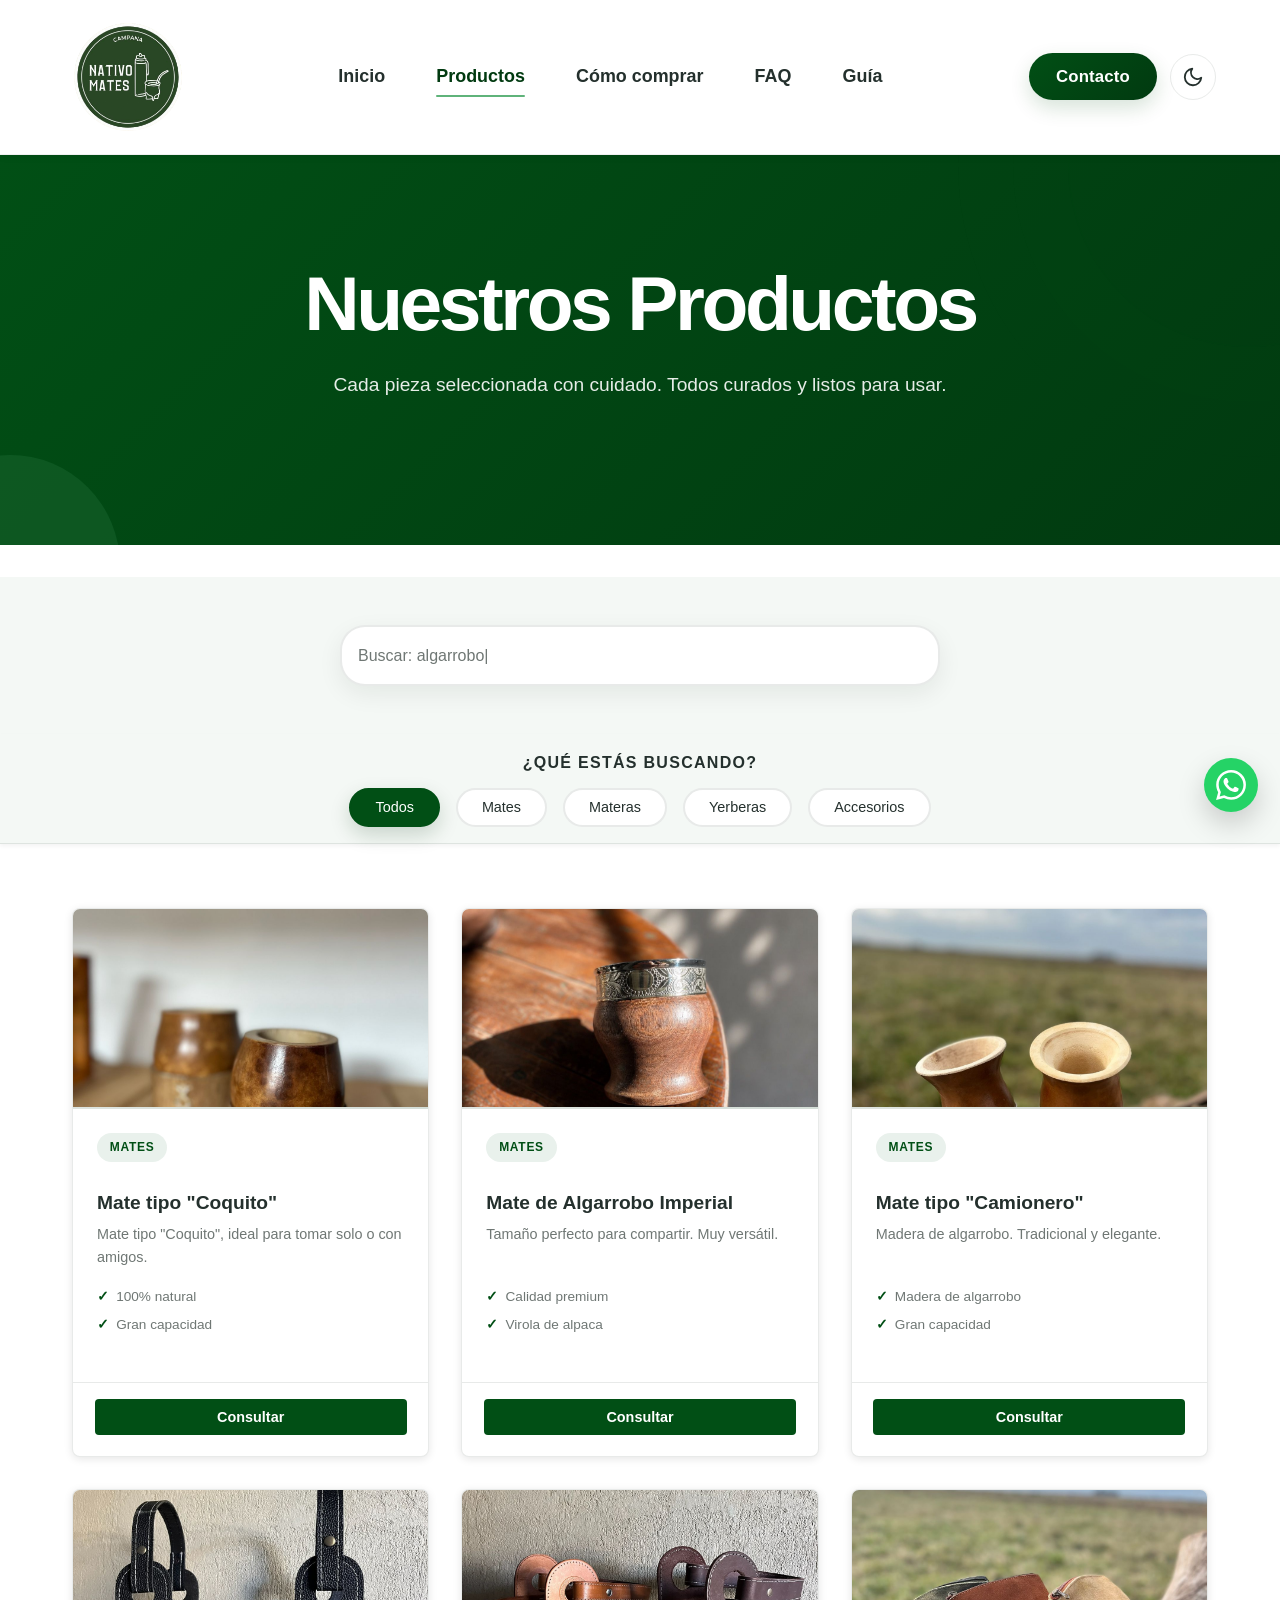
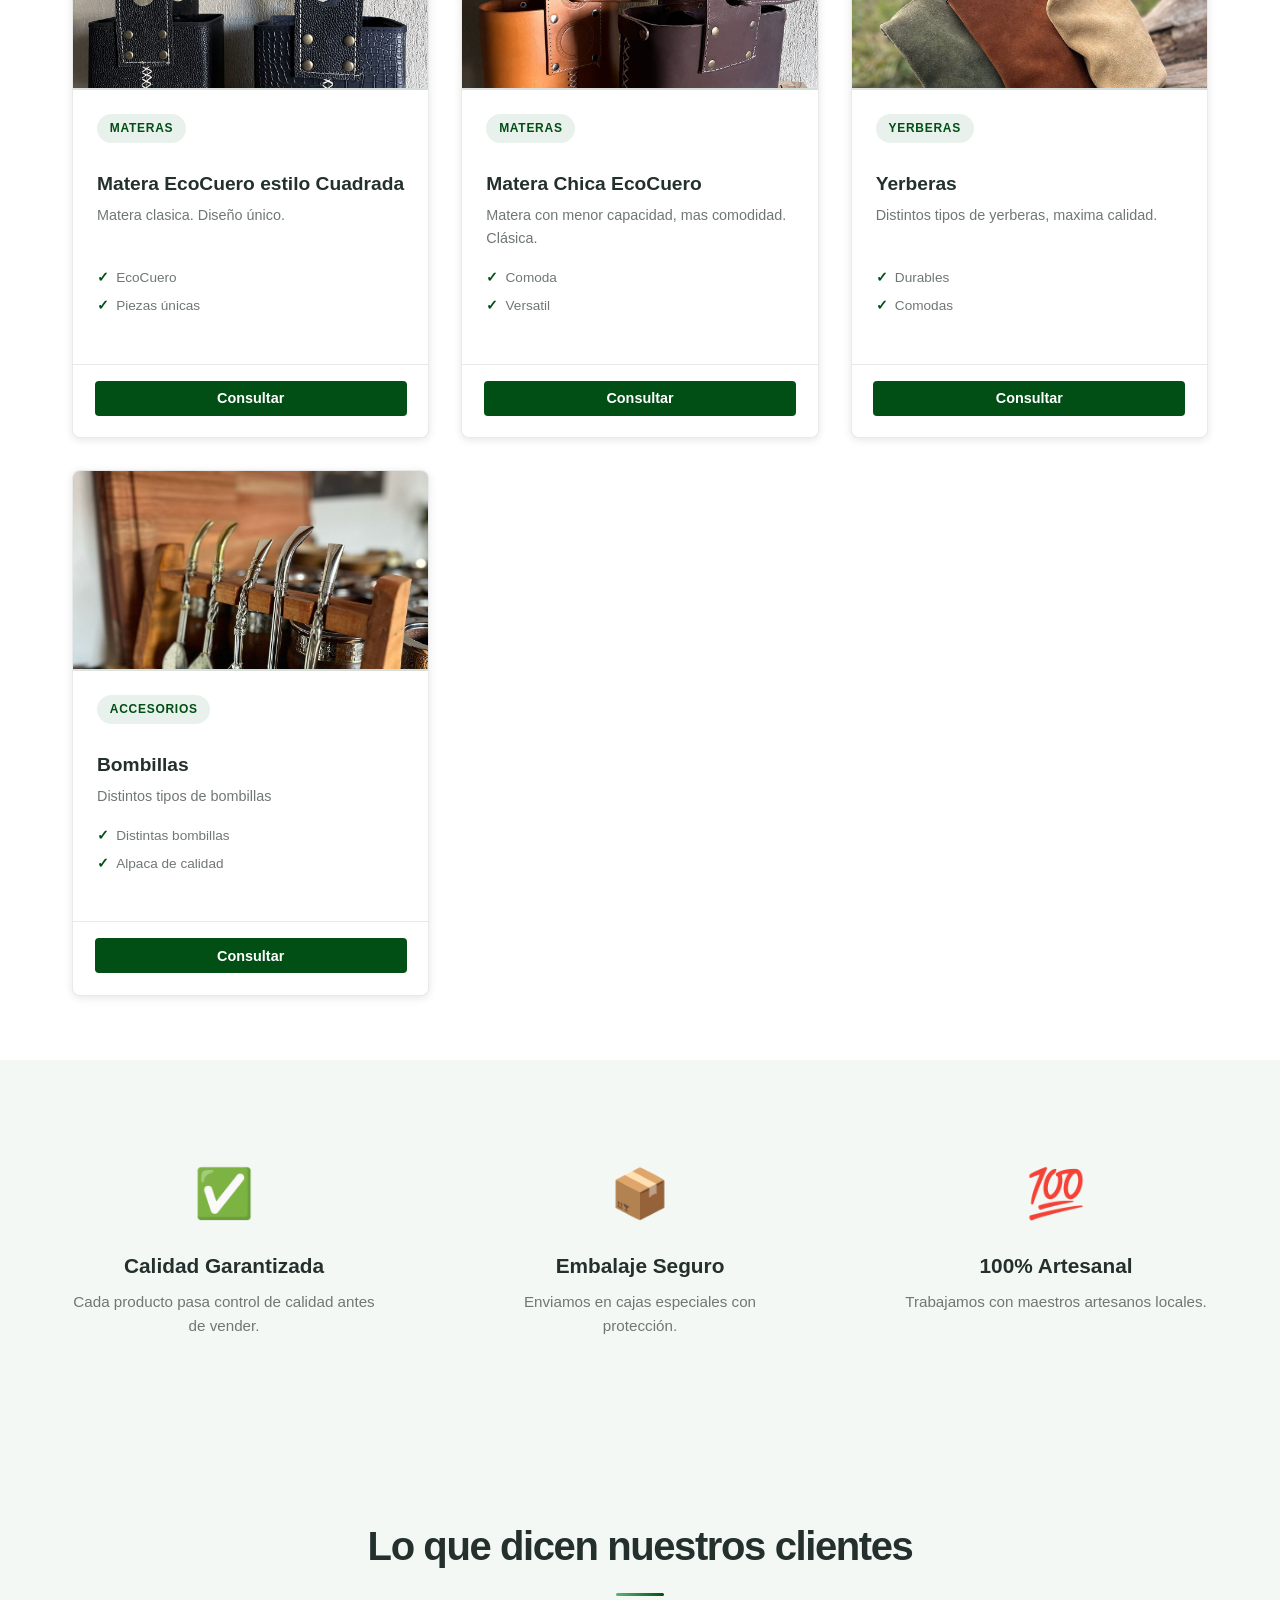
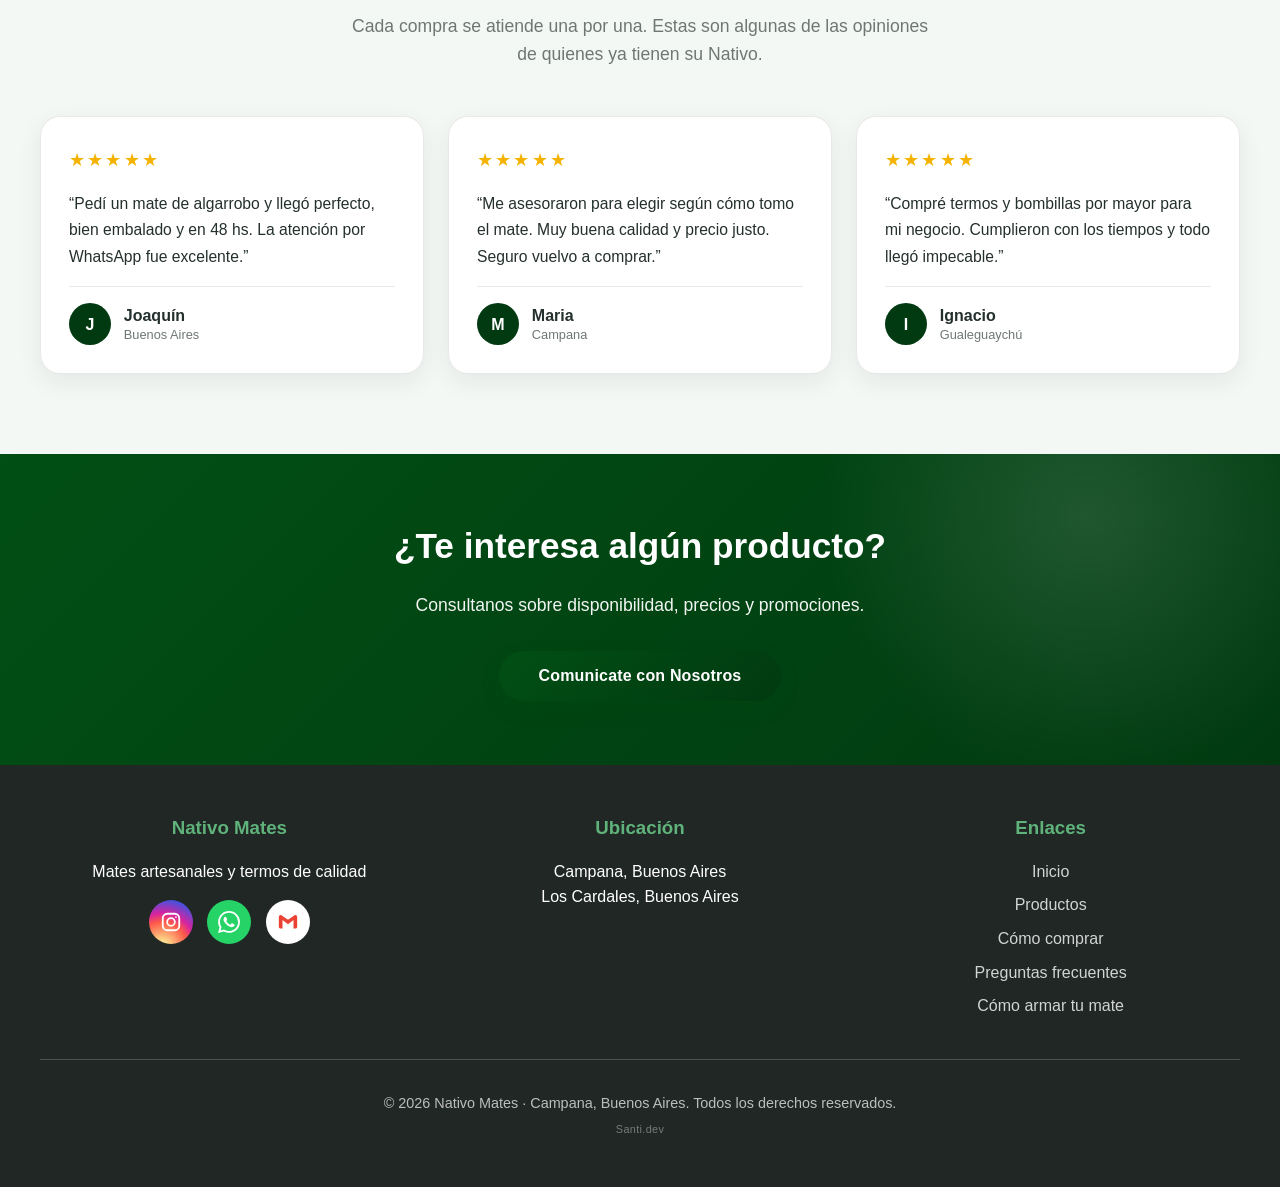
<file: productos.html>
<!DOCTYPE html>
<html lang="es">
<head>
    <!-- Google Tag Manager -->
    <script>(function(w,d,s,l,i){w[l]=w[l]||[];w[l].push({'gtm.start':
        new Date().getTime(),event:'gtm.js'});var f=d.getElementsByTagName(s)[0],
        j=d.createElement(s),dl=l!='dataLayer'?'&l='+l:'';j.async=true;j.src=
        'https://www.googletagmanager.com/gtm.js?id='+i+dl;f.parentNode.insertBefore(j,f);
        })(window,document,'script','dataLayer','GTM-TLSS354D');
    </script>
<!-- End Google Tag Manager -->
    <meta charset="UTF-8">
    <meta name="viewport" content="width=device-width, initial-scale=1.0">
    <title>Nuestros Productos | Nativo Mates Campana</title>
    <script>try{if(localStorage.getItem("nm-theme")==="dark")document.documentElement.setAttribute("data-theme","dark")}catch(e){}</script>
    <link rel="stylesheet" href="style.css">
    <link rel="stylesheet" href="producto.css">
    <link rel="icon" type="image/png" href="nativomateslogo.png">
</head>
<body>
    <!-- Google Tag Manager (noscript) -->
    <noscript>
        <iframe src="https://www.googletagmanager.com/ns.html?id=GTM-TLSS354D"
        height="0" width="0" style="display:none;visibility:hidden"></iframe>
    </noscript>
<!-- End Google Tag Manager (noscript) -->
    <!-- Header -->
    <header>
        <div class="header-container">
            <a href="index.html" class="logo">
                <img src="nativomateslogo.png" alt="Nativo Mates">

            </a>
            <nav>
                <a href="index.html">Inicio</a>
                <a href="productos.html">Productos</a>
                <a href="como-comprar.html">Cómo comprar</a>
                <a href="preguntas-frecuentes.html">FAQ</a>
                <a href="como-armar-un-buen-mate.html">Guía</a>
            </nav>
            <button class="btn-primary" onclick="openContactForm()">Contacto</button>
        </div>
    </header>

    <!-- Hero Section -->
    <section class="hero hero-productos">
        <div class="hero-container">
            <h1>Nuestros Productos</h1>
            <p>Cada pieza seleccionada con cuidado. Todos curados y listos para usar.</p>
        </div>
    </section>
    <!-- Buscador -->
    <section class="buscar-seccion">
        <div class="productos-container">
            <div class="buscar-container">
                <input 
                    type="text" 
                    id="buscador" 
                    class="buscador-input" 
                    placeholder="Buscar productos..."
                    onkeyup="buscarProductos()"
                >
            </div>
        </div>
    </section>
    <!-- Filtros -->
    <section class="filtros-section">
        <div class="productos-container">
            <div class="filtros-header">
                <h3>¿Qué estás buscando?</h3>
            </div>
            <div class="filtros-container">
                <button class="filtro-btn active" onclick="filtrarProductos('todos')">
                    Todos
                </button>

                <button class="filtro-btn" onclick="filtrarProductos('mates')">
                    Mates
                </button>

                <button class="filtro-btn" onclick="filtrarProductos('materas')">
                    Materas
                </button>

                <button class="filtro-btn" onclick="filtrarProductos('yerberas')">
                    Yerberas
                </button>

                <button class="filtro-btn" onclick="filtrarProductos('accesorios')">
                    Accesorios
                </button>
            </div>
        </div>
    </section>

    <!-- Grid de Productos -->
    <section class="productos-seccion">
        <div class="productos-container">
            <div id="productosGrid" class="productos-grid">
                <!-- Los productos se cargan aquí con JavaScript -->
            </div>
        </div>
    </section>


    <!-- Características -->
    <section class="features">
        <div class="features-container">
            <div class="feature-card">
                <div class="feature-icon">✅</div>
                <h3>Calidad Garantizada</h3>
                <p>Cada producto pasa control de calidad antes de vender.</p>
            </div>
            <div class="feature-card">
                <div class="feature-icon">📦</div>
                <h3>Embalaje Seguro</h3>
                <p>Enviamos en cajas especiales con protección.</p>
            </div>
            <div class="feature-card">
                <div class="feature-icon">💯</div>
                <h3>100% Artesanal</h3>
                <p>Trabajamos con maestros artesanos locales.</p>
            </div>
        </div>
    </section>

    <!-- CTA -->
    <section class="cta" id="contacto">
        <div class="cta-container">
            <h2>¿Te interesa algún producto?</h2>
            <p>Consultanos sobre disponibilidad, precios y promociones.</p>
           <button class="btn-primary" onclick="openContactForm()">Comunicate con Nosotros</button>
        </div>
    </section>

    <!-- Footer -->
    <footer>
        <div class="footer-container">
            <div class="footer-content">
                <div class="footer-section">
                    <h3>Nativo Mates</h3>
                    <p>Mates artesanales y termos de calidad</p>
                    <div class="social-links">
                        <a href="https://www.instagram.com/nativomates.campana" target="_blank" rel="noopener noreferrer">📷</a>
                        <a href="https://wa.me/5493489701958" target="_blank" rel="noopener noreferrer">💬</a>
                        <a href="mailto:empresa.ejemplo.cz@gmail.com">📧</a>
                    </div>
                </div>
                <div class="footer-section">
                    <h3>Ubicación</h3>
                    <p>Campana, Buenos Aires</p>
                    <p>Los Cardales, Buenos Aires</p>
                </div>
                <div class="footer-section">
                    <h3>Enlaces</h3>
                    <a href="index.html">Inicio</a>
                    <a href="productos.html">Productos</a>
                    <a href="como-comprar.html">Cómo comprar</a>
                    <a href="preguntas-frecuentes.html">Preguntas frecuentes</a>
                    <a href="como-armar-un-buen-mate.html">Cómo armar tu mate</a>
                </div>
            </div>
            <div class="footer-bottom">
                <p>&copy; 2026 Nativo Mates · Campana, Buenos Aires. Todos los derechos reservados.</p>
                <p class="dev-credit"><a href="https://santicz-devs.github.io/PaginaPersonal/#home" target="_blank" rel="noopener noreferrer">Santi.dev</a></p>
            </div>
        </div>
    </footer>

    <script src="script.js"></script>
    <script src="producto.js"></script>
</body>
</html>
</file>
<file: style.css>
/* ============================================
   RESET Y CONFIGURACIÓN GLOBAL
   ============================================ */

* {
    margin: 0;
    padding: 0;
    box-sizing: border-box;
}

:root {
    --primary-color: #014F15;
    --secondary-color: #5fb37a;
    --text-dark: #2c3e50;
    --text-light: #7f8c8d;
    --bg-light: #f4f8f5;
    --white: #ffffff;
    --border-color: #e8e8e8;
}

body {
    font-family: -apple-system, BlinkMacSystemFont, 'Segoe UI', Roboto, 'Helvetica Neue', Arial, sans-serif;
    line-height: 1.6;
    color: var(--text-dark);
    background-color: var(--white);
}

/* ============================================
   HEADER
   ============================================ */

header {
    background-color: var(--white);
    border-bottom: 1px solid var(--border-color);
    position: sticky;
    top: 0;
    z-index: 100;
    box-shadow: 0 2px 8px rgba(0, 0, 0, 0.05);
}

.header-container {
    max-width: 1200px;
    margin: 0 auto;
    padding: 1.5rem 2rem;
    display: flex;
    justify-content: space-between;
    align-items: center;
}

.logo {
    font-size: 1.5rem;
    font-weight: 700;
    color: var(--primary-color);
    text-decoration: none;
    display: flex;
    align-items: center;
    gap: 0.5rem;
}

.logo img {
    width: 120px;
    height: auto;
    display: block;
}

nav a {
    color: var(--text-dark);
    text-decoration: none;
    margin-left: 2rem;
    font-size: 0.95rem;
    transition: color 0.3s ease;
}

nav a:hover {
    color: var(--primary-color);
}

.contact-btn {
    background-color: var(--primary-color);
    color: var(--white);
    padding: 0.75rem 1.5rem;
    border: none;
    border-radius: 4px;
    cursor: pointer;
    font-size: 0.95rem;
    transition: background-color 0.3s ease;
    margin-left: 2rem;
}

.contact-btn:hover {
    background-color: #013a10;
}

/* ============================================
   HERO SECTION
   ============================================ */

.hero {
    background: linear-gradient(135deg, #f4f8f5 0%, #e9f1ec 100%);
    padding: 5rem 2rem;
    text-align: center;
}

.hero-container {
    max-width: 900px;
    margin: 0 auto;
}

.hero h1 {
    font-size: 3rem;
    margin-bottom: 1.5rem;
    color: var(--text-dark);
    line-height: 1.2;
}

.hero p {
    font-size: 1.2rem;
    color: var(--text-light);
    margin-bottom: 2rem;
}

/* ============================================
   BOTONES
   ============================================ */

.btn-primary {
    background-color: var(--primary-color);
    color: var(--white);
    padding: 1rem 2.5rem;
    border: none;
    border-radius: 4px;
    font-size: 1rem;
    cursor: pointer;
    transition: all 0.3s ease;
    text-decoration: none;
    display: inline-block;
}

.btn-primary:hover {
    background-color: #013a10;
    transform: translateY(-2px);
    box-shadow: 0 8px 16px rgba(1,79,21,0.2);
}

.btn-secondary {
    background-color: transparent;
    color: var(--primary-color);
    padding: 1rem 2.5rem;
    border: 2px solid var(--primary-color);
    border-radius: 4px;
    font-size: 1rem;
    cursor: pointer;
    transition: all 0.3s ease;
    text-decoration: none;
    display: inline-block;
}

.btn-secondary:hover {
    background-color: var(--primary-color);
    color: var(--white);
}

/* ============================================
   FEATURES SECTION
   ============================================ */

.features {
    background-color: var(--bg-light);
    padding: 4rem 2rem;
}

.features-container {
    max-width: 1200px;
    margin: 0 auto;
    display: grid;
    grid-template-columns: repeat(auto-fit, minmax(300px, 1fr));
    gap: 3rem;
}

.feature-card {
    text-align: center;
    padding: 2rem;
}

.feature-icon {
    font-size: 3rem;
    margin-bottom: 1rem;
}

.feature-card h3 {
    font-size: 1.3rem;
    margin-bottom: 0.5rem;
    color: var(--text-dark);
}

.feature-card p {
    color: var(--text-light);
    font-size: 0.95rem;
}

/* ============================================
   PRODUCTS SECTION
   ============================================ */

.products {
    padding: 5rem 2rem;
}

.products-container {
    max-width: 1200px;
    margin: 0 auto;
}

.section-header {
    text-align: center;
    margin-bottom: 3rem;
}

.section-header h2 {
    font-size: 2.5rem;
    margin-bottom: 1rem;
    color: var(--text-dark);
}

.section-header p {
    font-size: 1.1rem;
    color: var(--text-light);
    max-width: 600px;
    margin: 0 auto;
}

.products-grid {
    display: grid;
    grid-template-columns: repeat(auto-fit, minmax(320px, 1fr));
    gap: 2rem;
}

.product-card {
    background-color: var(--bg-light);
    border-radius: 8px;
    padding: 2rem;
    text-align: center;
    transition: transform 0.3s ease, box-shadow 0.3s ease;
}

.product-card:hover {
    transform: translateY(-5px);
    box-shadow: 0 12px 24px rgba(0, 0, 0, 0.08);
}

.product-icon {
    font-size: 4rem;
    margin-bottom: 1rem;
}

.product-icon img {
    width: 90px;
    height: 90px;
    object-fit: contain;
    display: block;
    margin: 0 auto 1rem;
}

.product-card h3 {
    font-size: 1.4rem;
    margin-bottom: 1rem;
    color: var(--text-dark);
}

.product-card p {
    color: var(--text-light);
    margin-bottom: 1.5rem;
    font-size: 0.95rem;
}

.product-card a {
    color: var(--primary-color);
    text-decoration: none;
    font-weight: 600;
    transition: color 0.3s ease;
}

.product-card a:hover {
    color: var(--secondary-color);
}

/* ============================================
   HOW TO BUY SECTION
   ============================================ */

.how-to-buy {
    background-color: var(--bg-light);
    padding: 5rem 2rem;
}

.how-to-buy-container {
    max-width: 1000px;
    margin: 0 auto;
}

.steps-grid {
    display: grid;
    grid-template-columns: repeat(auto-fit, minmax(280px, 1fr));
    gap: 2rem;
    margin-top: 3rem;
}

.step-card {
    background-color: var(--white);
    padding: 2rem;
    border-radius: 8px;
    text-align: center;
    box-shadow: 0 4px 12px rgba(0, 0, 0, 0.05);
}

.step-number {
    background-color: var(--primary-color);
    color: var(--white);
    width: 50px;
    height: 50px;
    border-radius: 50%;
    display: flex;
    align-items: center;
    justify-content: center;
    font-size: 1.5rem;
    font-weight: 700;
    margin: 0 auto 1rem;
}

.step-card h3 {
    font-size: 1.2rem;
    margin-bottom: 0.5rem;
    color: var(--text-dark);
}

.step-card p {
    color: var(--text-light);
    font-size: 0.95rem;
}

/* ============================================
   ABOUT SECTION
   ============================================ */

.about {
    padding: 5rem 2rem;
}

.about-container {
    max-width: 900px;
    margin: 0 auto;
    text-align: center;
}

.about h2 {
    font-size: 2.5rem;
    margin-bottom: 2rem;
    color: var(--text-dark);
}

.about p {
    font-size: 1.1rem;
    color: var(--text-light);
    margin-bottom: 1.5rem;
    line-height: 1.8;
}

.about-highlights {
    display: grid;
    grid-template-columns: repeat(auto-fit, minmax(200px, 1fr));
    gap: 2rem;
    margin-top: 2rem;
}

.highlight {
    padding: 1.5rem;
}

.highlight-icon {
    font-size: 2.5rem;
    margin-bottom: 0.5rem;
}

.highlight h4 {
    color: var(--primary-color);
    margin-bottom: 0.5rem;
}

/* ============================================
   CTA SECTION
   ============================================ */

.cta {
    background: linear-gradient(135deg, var(--primary-color) 0%, #013a10 100%);
    color: var(--white);
    padding: 4rem 2rem;
    text-align: center;
}

.cta-container {
    max-width: 600px;
    margin: 0 auto;
}

.cta h2 {
    font-size: 2.2rem;
    margin-bottom: 1rem;
}

.cta p {
    font-size: 1.1rem;
    margin-bottom: 2rem;
    opacity: 0.95;
}

/* ============================================
   FOOTER
   ============================================ */

footer {
    background-color: var(--text-dark);
    color: var(--white);
    padding: 3rem 2rem;
    text-align: center;
}

.footer-container {
    max-width: 1200px;
    margin: 0 auto;
}

.footer-content {
    display: grid;
    grid-template-columns: repeat(auto-fit, minmax(250px, 1fr));
    gap: 2rem;
    margin-bottom: 2rem;
}

.footer-section h3 {
    margin-bottom: 1rem;
    color: var(--secondary-color);
}

.footer-section a {
    color: rgba(255, 255, 255, 0.8);
    text-decoration: none;
    display: block;
    margin-bottom: 0.5rem;
    transition: color 0.3s ease;
}

.footer-section a:hover {
    color: var(--secondary-color);
}

.footer-bottom {
    border-top: 1px solid rgba(255, 255, 255, 0.2);
    padding-top: 2rem;
    font-size: 0.9rem;
    color: rgba(255, 255, 255, 0.7);
}

.social-links {
    display: flex;
    justify-content: center;
    gap: 1.5rem;
    margin-top: 1rem;
}

.social-links a {
    display: inline-block;
    width: 40px;
    height: 40px;
    background-color: rgba(255, 255, 255, 0.1);
    border-radius: 50%;
    line-height: 40px;
    font-size: 1.2rem;
    transition: background-color 0.3s ease;
}

.social-links a:hover {
    background-color: var(--secondary-color);
}

/* ============================================
   RESPONSIVE DESIGN
   ============================================ */

@media (max-width: 768px) {
    .header-container {
        flex-direction: column;
        gap: 1rem;
    }

    nav {
        display: none;
    }

    .nav-toggle {
        display: block;
    }

    .hero h1 {
        font-size: 2rem;
    }

    .contact-btn {
        margin-left: 0;
    }

    .features-container,
    .products-grid,
    .steps-grid,
    .about-highlights {
        grid-template-columns: 1fr;
    }

    .section-header h2 {
        font-size: 1.8rem;
    }

    .hero p,
    .section-header p {
        font-size: 1rem;
    }
}

@media (max-width: 480px) {
    .hero h1 {
        font-size: 1.5rem;
    }

    .section-header h2 {
        font-size: 1.5rem;
    }

    .product-icon,
    .feature-icon {
        font-size: 2.5rem;
    }

    .product-icon img {
        width: 70px;
        height: 70px;
    }

    .cta h2 {
        font-size: 1.5rem;
    }

    .btn-primary,
    .btn-secondary {
        padding: 0.75rem 1.5rem;
        font-size: 0.9rem;
    }
}
/* =========================================================
   NATIVO MATES — PROFESSIONAL UI ENHANCEMENT
   Capa adicional: no reemplaza imágenes, links, GTM ni WhatsApp.
   ========================================================= */
:root {
    --primary-color: #014F15;
    --primary-dark: #013a10;
    --secondary-color: #5fb37a;
    --text-dark: #24302d;
    --text-light: #6f7774;
    --bg-light: #f4f8f5;
    --border-color: rgba(36,48,45,.10);
    --shadow-sm: 0 8px 24px rgba(1,30,8,.07);
    --shadow-md: 0 18px 45px rgba(1,30,8,.12);
    --shadow-lg: 0 28px 70px rgba(1,30,8,.18);
    --radius-md: 18px;
}

html { scroll-behavior: smooth; scroll-padding-top: 95px; }
body { overflow-x:hidden; -webkit-font-smoothing:antialiased; }
header {
    background:rgba(255,255,255,.90);
    backdrop-filter:blur(16px); -webkit-backdrop-filter:blur(16px);
    border-bottom:1px solid rgba(36,48,45,.07);
    box-shadow:0 4px 22px rgba(1,30,8,.05);
    transition:box-shadow .3s ease, background .3s ease;
}
.header-container { min-height:78px; padding:.8rem 1.5rem; }
.logo img { width:128px; transition:transform .25s ease; }
.logo:hover img { transform:scale(1.035); }
nav { display:flex; align-items:center; gap:.35rem; }
nav a {
    position:relative; margin-left:0; padding:.65rem .9rem; border-radius:10px;
    font-weight:600; transition:color .25s,background .25s,transform .25s;
}
nav a:hover { color:var(--primary-dark); background:rgba(95,179,122,.12); transform:translateY(-1px); }
nav a::after {
    content:""; position:absolute; left:.9rem; right:.9rem; bottom:.35rem; height:2px;
    border-radius:99px; background:var(--secondary-color); transform:scaleX(0); transition:transform .25s;
}
nav a:hover::after, nav a[aria-current="page"]::after { transform:scaleX(1); }
nav a[aria-current="page"] { color:var(--primary-dark); }

.btn-primary,.btn-secondary { border-radius:999px; font-weight:700; letter-spacing:.01em; box-shadow:0 8px 20px rgba(1,79,21,.16); }
.btn-primary { background:linear-gradient(135deg,var(--primary-color),var(--primary-dark)); position:relative; overflow:hidden; }
.btn-primary:hover { background:linear-gradient(135deg,var(--primary-dark),#012a0b); transform:translateY(-3px); box-shadow:0 14px 30px rgba(1,58,16,.22); }

.hero {
    position:relative; isolation:isolate; overflow:hidden; min-height:560px; display:flex; align-items:center;
    background:radial-gradient(circle at 82% 28%,rgba(95,179,122,.27),transparent 24%),
               radial-gradient(circle at 15% 90%,rgba(1,79,21,.13),transparent 28%),
               linear-gradient(135deg,#f7faf8 0%,#e6efe9 100%);
}
.hero::before { content:""; position:absolute; z-index:-1; width:360px; height:360px; right:-150px; top:-170px; border:1px solid rgba(1,79,21,.12); border-radius:50%; box-shadow:0 0 0 55px rgba(1,79,21,.025),0 0 0 110px rgba(1,79,21,.018); }
.hero::after { content:""; position:absolute; z-index:-1; width:220px; height:220px; left:-100px; bottom:-130px; border-radius:50%; background:rgba(95,179,122,.13); }
.hero h1 { max-width:850px; margin-inline:auto; font-size:clamp(2.5rem,6vw,4.8rem); font-weight:800; letter-spacing:-.045em; line-height:1.04; }
.hero p { max-width:720px; margin-inline:auto; font-size:clamp(1rem,2vw,1.2rem); line-height:1.8; }
.hero .btn-primary { margin-top:.25rem; }

.feature-card,.product-card,.step-card,.highlight { transition:transform .3s ease,box-shadow .3s ease,background .3s ease; }
.feature-card:hover,.step-card:hover { transform:translateY(-6px); box-shadow:var(--shadow-sm); }
.feature-card:hover { background:rgba(255,255,255,.78); border-radius:var(--radius-md); }
.product-card { border:1px solid var(--border-color); border-radius:var(--radius-md); box-shadow:0 5px 20px rgba(1,30,8,.04); overflow:hidden; }
.product-card:hover { transform:translateY(-8px); box-shadow:var(--shadow-md); }
.product-icon img { transition:transform .35s ease; }
.product-card:hover .product-icon img { transform:scale(1.08) rotate(-2deg); }
.product-card a { display:inline-flex; align-items:center; gap:.45rem; padding:.65rem 1rem; border-radius:999px; background:rgba(1,79,21,.08); }
.product-card a:hover { background:rgba(1,79,21,.16); transform:translateX(3px); }
.section-header h2,.about h2 { font-weight:800; letter-spacing:-.035em; }
.section-header h2::after,.about h2::after { content:""; display:block; width:48px; height:3px; margin:.9rem auto 0; border-radius:99px; background:linear-gradient(90deg,var(--secondary-color),var(--primary-color)); }

.how-to-buy { background:linear-gradient(180deg,#f4f8f5 0%,#e9f1ec 100%); }
.steps-grid { position:relative; }
.steps-grid::before { content:""; position:absolute; top:25px; left:16%; right:16%; height:1px; background:linear-gradient(90deg,transparent,rgba(1,79,21,.22),transparent); }
.step-card { position:relative; z-index:1; border:1px solid var(--border-color); }
.step-number { box-shadow:0 8px 20px rgba(1,79,21,.22); border:4px solid #f4f8f5; }
.highlight:hover { transform:translateY(-5px); background:rgba(244,248,245,.75); border-radius:var(--radius-md); }
.cta { position:relative; overflow:hidden; background:radial-gradient(circle at 85% 20%,rgba(255,255,255,.12),transparent 24%),linear-gradient(135deg,var(--primary-color),var(--primary-dark)); }
footer { background:#202725; }
.social-links a { border:1px solid rgba(255,255,255,.10); }
.social-links a:hover { transform:translateY(-3px); }

/* Floating actions */
.floating-actions { position:fixed; right:22px; bottom:22px; z-index:999; display:flex; flex-direction:column; align-items:flex-end; gap:12px; }
.floating-btn-wrap { position:relative; }
.floating-btn { width:54px; height:54px; display:grid; place-items:center; border:0; border-radius:50%; cursor:pointer; text-decoration:none; box-shadow:0 12px 28px rgba(0,0,0,.18); transition:transform .25s,box-shadow .25s,opacity .25s; }
.floating-btn:hover { transform:translateY(-4px) scale(1.04); box-shadow:0 16px 34px rgba(0,0,0,.22); }
.floating-whatsapp { background:#25D366; color:#fff; }
.floating-whatsapp svg { width:30px; height:30px; display:block; }
.floating-whatsapp:hover { background:#1ebe5b; }
.floating-top { background:rgba(255,255,255,.96); color:var(--primary-dark); border:1px solid var(--border-color); font-size:1.2rem; opacity:0; pointer-events:none; transform:translateY(10px); }
.floating-top.visible { opacity:1; pointer-events:auto; transform:translateY(0); }
.floating-label { position:absolute; right:66px; top:50%; transform:translateY(-50%) translateX(5px); padding:.5rem .75rem; border-radius:8px; background:#202725; color:#fff; font-size:.78rem; font-weight:700; white-space:nowrap; opacity:0; pointer-events:none; transition:opacity .2s,transform .2s; }
.floating-btn-wrap:hover .floating-label { opacity:1; transform:translateY(-50%) translateX(0); }

/* Mobile navigation */
.mobile-menu-toggle { display:none; width:44px; height:44px; border:1px solid var(--border-color); border-radius:12px; background:#fff; color:var(--text-dark); cursor:pointer; font-size:1.25rem; }
.mobile-nav { display:none; }
.reveal { opacity:0; transform:translateY(24px); transition:opacity .7s ease,transform .7s ease; }
.reveal.is-visible { opacity:1; transform:translateY(0); }

/* Product catalogue */
.hero-productos { min-height:390px; }
.filtros-section { position:sticky; top:78px; z-index:50; padding:1rem 2rem; background:rgba(255,255,255,.92); backdrop-filter:blur(14px); border-bottom:1px solid var(--border-color); }
.filtros-header { text-align:center; margin-bottom:.75rem; }
.filtros-header h3 { font-size:.92rem; text-transform:uppercase; letter-spacing:.08em; }
.filtros-container { display:flex; justify-content:center; flex-wrap:wrap; gap:.55rem; }
.filtro-btn { border:1px solid rgba(1,79,21,.18); background:#fff; color:var(--text-dark); padding:.65rem 1.1rem; border-radius:999px; font-weight:700; cursor:pointer; transition:all .22s; }
.filtro-btn:hover { border-color:var(--secondary-color); background:rgba(95,179,122,.10); transform:translateY(-1px); }
.filtro-btn.active { background:var(--primary-dark); border-color:var(--primary-dark); color:#fff; box-shadow:0 8px 20px rgba(1,58,16,.18); }
.buscar-seccion { padding:0 2rem 3rem; }
.buscar-container { max-width:650px; margin:0 auto; }
.buscador-input { width:100%; padding:1rem 1.25rem; border:1px solid var(--border-color); border-radius:999px; outline:none; background:#fff; color:var(--text-dark); font:inherit; box-shadow:var(--shadow-sm); transition:border-color .25s,box-shadow .25s,transform .25s; }
.buscador-input:focus { border-color:rgba(1,79,21,.45); box-shadow:0 0 0 4px rgba(95,179,122,.18),var(--shadow-sm); transform:translateY(-1px); }
.productos-grid { display:grid; grid-template-columns:repeat(3,minmax(0,1fr)); gap:1.5rem; }
.producto-card { position:relative; overflow:hidden; display:flex; flex-direction:column; min-height:100%; background:#fff; border:1px solid var(--border-color); border-radius:20px; box-shadow:var(--shadow-sm); cursor:pointer; transition:transform .3s,box-shadow .3s,border-color .3s; }
.producto-card:hover { transform:translateY(-8px); border-color:rgba(95,179,122,.32); box-shadow:var(--shadow-md); }
.producto-imagen { height:280px; overflow:hidden; background:linear-gradient(145deg,#f4f8f5,#e3ede6); }
.producto-imagen img { width:100%; height:100%; object-fit:cover; display:block; transition:transform .5s cubic-bezier(.2,.7,.2,1); }
.producto-card:hover .producto-imagen img { transform:scale(1.06); }
.producto-contenido { flex:1; padding:1.35rem 1.35rem .8rem; }
.producto-categoria { display:inline-flex; padding:.3rem .65rem; border-radius:999px; background:rgba(95,179,122,.15); color:var(--primary-dark); font-size:.72rem; font-weight:800; text-transform:uppercase; letter-spacing:.06em; }
.stock-badge { display:inline-flex; padding:.3rem .65rem; border-radius:999px; font-size:.72rem; font-weight:800; }
.stock-disponible { background:rgba(46,125,50,.10); color:#2e7d32; }
.stock-limitado { background:rgba(245,158,11,.12); color:#a16207; }
.stock-agotado { background:rgba(220,38,38,.10); color:#b91c1c; }
.producto-nombre { margin:1rem 0 .55rem; color:var(--text-dark); font-size:1.18rem; line-height:1.25; }
.producto-descripcion { color:var(--text-light); font-size:.92rem; line-height:1.65; }
.producto-footer { padding:0 1.35rem 1.35rem; }
.producto-btn { width:100%; border:0; border-radius:12px; padding:.85rem 1rem; background:var(--primary-dark); color:#fff; font-weight:800; cursor:pointer; transition:transform .2s,background .2s,box-shadow .2s; }
.producto-btn:hover { background:#012a0b; transform:translateY(-2px); box-shadow:0 10px 22px rgba(1,58,16,.20); }
.modal { position:fixed; inset:0; z-index:2000; display:grid; place-items:center; padding:1.25rem; background:rgba(20,23,22,.68); backdrop-filter:blur(8px); animation:modalFade .2s ease both; }
.modal-contenido { width:min(680px,100%); max-height:88vh; overflow:auto; background:#fff; border:1px solid rgba(255,255,255,.35); border-radius:24px; padding:1.5rem; box-shadow:var(--shadow-lg); animation:modalUp .28s cubic-bezier(.2,.8,.2,1) both; }
.modal-cerrar { position:absolute; top:12px; right:12px; width:42px; height:42px; border:0; border-radius:50%; background:rgba(255,255,255,.92); color:var(--text-dark); font-size:1.5rem; cursor:pointer; box-shadow:var(--shadow-sm); z-index:2; }
@keyframes modalFade { from{opacity:0} to{opacity:1} }
@keyframes modalUp { from{opacity:0;transform:translateY(18px) scale(.98)} to{opacity:1;transform:translateY(0) scale(1)} }

@media (max-width:820px) {
    .header-container { flex-direction:row; gap:.75rem; }
    .header-container > .btn-primary { display:none; }
    nav { display:none; }
    .mobile-menu-toggle { display:grid; place-items:center; margin-left:auto; }
    .mobile-nav { position:absolute; top:100%; left:12px; right:12px; padding:.65rem; display:flex; flex-direction:column; gap:.25rem; background:rgba(255,255,255,.98); border:1px solid var(--border-color); border-radius:16px; box-shadow:var(--shadow-md); opacity:0; visibility:hidden; transform:translateY(-8px); transition:opacity .2s,transform .2s,visibility .2s; }
    .mobile-nav.open { opacity:1; visibility:visible; transform:translateY(0); }
    .mobile-nav a { padding:.85rem 1rem; border-radius:10px; color:var(--text-dark); text-decoration:none; font-weight:650; }
    .mobile-nav a:hover { background:var(--bg-light); }
    .steps-grid::before { display:none; }
}
@media (max-width:950px) { .productos-grid { grid-template-columns:repeat(2,minmax(0,1fr)); } }
@media (max-width:650px) {
    .logo img { width:108px; }
    .hero { min-height:470px; padding:4.5rem 1.15rem; }
    .hero h1 { font-size:clamp(2.2rem,11vw,3.3rem); }
    .filtros-section { top:68px; padding-inline:1rem; }
    .productos-seccion,.buscar-seccion { padding-inline:1rem; }
    .productos-grid { grid-template-columns:1fr; }
    .producto-imagen { height:250px; }
    .floating-actions { right:14px; bottom:14px; }
    .floating-btn { width:50px; height:50px; }
    .floating-label { display:none; }
}
@media (prefers-reduced-motion:reduce) {
    html { scroll-behavior:auto; }
    *,*::before,*::after { animation-duration:.01ms!important; transition-duration:.01ms!important; }
    .reveal { opacity:1; transform:none; }
}

/* Testimonials */
.testimonials { background:var(--bg-light); padding:5rem 2rem; }
.testimonials-container { max-width:1200px; margin:0 auto; }
.testimonials-grid { display:grid; grid-template-columns:repeat(auto-fit,minmax(280px,1fr)); gap:1.5rem; margin-top:2.5rem; }
.testimonial-card { margin:0; display:flex; flex-direction:column; gap:1rem; padding:1.75rem; background:#fff; border:1px solid var(--border-color); border-radius:20px; box-shadow:var(--shadow-sm); transition:transform .3s,box-shadow .3s; }
.testimonial-card:hover { transform:translateY(-6px); box-shadow:var(--shadow-md); }
.testimonial-stars { color:#f5b301; font-size:1.15rem; letter-spacing:.12em; }
.testimonial-card blockquote { margin:0; flex:1; color:var(--text-dark); font-size:.98rem; line-height:1.7; }
.testimonial-card figcaption { display:flex; align-items:center; gap:.8rem; padding-top:1rem; border-top:1px solid var(--border-color); }
.testimonial-avatar { width:42px; height:42px; display:grid; place-items:center; flex-shrink:0; border-radius:50%; background:var(--primary-dark); color:#fff; font-weight:800; }
.testimonial-author { display:flex; flex-direction:column; line-height:1.3; }
.testimonial-author small { color:var(--text-light); font-size:.8rem; }
@media (max-width:650px) { .testimonials { padding:3.5rem 1rem; } }

/* Navigation: larger links (desktop) */
@media (min-width:821px) {
    .header-container { min-height:88px; }
    nav { gap:.6rem; }
    nav a { font-size:1.12rem; padding:.8rem 1.3rem; }
    nav a::after { left:1.3rem; right:1.3rem; bottom:.45rem; }
    .header-container > .btn-primary { font-size:1.05rem; padding:.85rem 1.7rem; }
    .filtros-section { top:88px; }
}
@media (max-width:820px) {
    .mobile-nav a { font-size:1.1rem; }
}

/* Footer social icons */
.social-links { gap:.9rem; }
.social-links a { display:grid; place-items:center; width:44px; height:44px; line-height:0; font-size:0; border:0; color:#fff; transition:transform .25s,box-shadow .25s,filter .25s; }
.social-links a svg { width:22px; height:22px; display:block; }
.social-links a:hover { transform:translateY(-3px) scale(1.06); box-shadow:0 10px 22px rgba(0,0,0,.28); filter:brightness(1.08); }
.social-links a.social-instagram { background:radial-gradient(circle at 30% 107%,#fdf497 0%,#fdf497 5%,#fd5949 45%,#d6249f 60%,#285aeb 90%); }
.social-links a.social-whatsapp { background:#25d366; }
.social-links a.social-gmail { background:#fff; color:#ea4335; }

/* ==========================================================
   HEADER ACTIONS + BOTÓN MODO OSCURO
   ========================================================== */
.header-actions { display:flex; align-items:center; gap:.8rem; }
.theme-toggle { width:46px; height:46px; display:grid; place-items:center; flex-shrink:0; border:1px solid var(--border-color); border-radius:50%; background:transparent; color:var(--text-dark); cursor:pointer; transition:background .25s,transform .25s,border-color .25s; }
.theme-toggle:hover { background:rgba(95,179,122,.14); border-color:var(--secondary-color); transform:rotate(-12deg) scale(1.05); }
.theme-toggle svg { width:22px; height:22px; display:block; }
.theme-toggle .icon-sun { display:none; }
html[data-theme="dark"] .theme-toggle .icon-sun { display:block; }
html[data-theme="dark"] .theme-toggle .icon-moon { display:none; }
@media (min-width:821px) { .header-actions .btn-primary { font-size:1.05rem; padding:.85rem 1.7rem; } }
@media (max-width:820px) {
    .header-actions { margin-left:auto; }
    .header-actions .btn-primary { display:none; }
    .mobile-menu-toggle { margin-left:0; }
}

/* Crédito del desarrollador (footer) */
.dev-credit { margin-top:.4rem; font-size:.68rem; opacity:.55; letter-spacing:.03em; }
.dev-credit a { color:inherit; text-decoration:none; transition:opacity .2s; }
.dev-credit a:hover { text-decoration:underline; }
.dev-credit:hover { opacity:1; }

/* ==========================================================
   MODO OSCURO
   ========================================================== */
body, header, .step-card, .producto-card, .testimonial-card { transition:background-color .3s ease, color .3s ease, border-color .3s ease; }

html[data-theme="dark"] {
    color-scheme: dark;
    --text-dark:#e7efe9;
    --text-light:#9db0a3;
    --bg-light:#111a15;
    --white:#0c120f;
    --border-color:rgba(255,255,255,.10);
    --primary-color:#5fb37a;
    --primary-dark:#0b6b27;
    --secondary-color:#7fd19a;
    --shadow-sm:0 8px 24px rgba(0,0,0,.35);
    --shadow-md:0 18px 45px rgba(0,0,0,.45);
    --shadow-lg:0 28px 70px rgba(0,0,0,.55);
}

/* Header y navegación */
html[data-theme="dark"] header { background:rgba(12,18,15,.88); border-bottom:1px solid rgba(255,255,255,.08); box-shadow:0 4px 22px rgba(0,0,0,.35); }
html[data-theme="dark"] .logo img { background:rgba(244,248,245,.94); border-radius:12px; padding:.3rem .55rem; box-sizing:content-box; }
html[data-theme="dark"] nav a:hover,
html[data-theme="dark"] nav a[aria-current="page"] { color:var(--secondary-color); }
html[data-theme="dark"] .mobile-menu-toggle { background:#16201a; color:var(--text-dark); }
html[data-theme="dark"] .mobile-nav { background:rgba(14,21,17,.98); }
html[data-theme="dark"] .mobile-nav a:hover { background:#16201a; }

/* Botones */
html[data-theme="dark"] .btn-primary,
html[data-theme="dark"] .contact-btn { background:linear-gradient(135deg,#0f7f32,#0b6b27); color:#fff; box-shadow:0 8px 20px rgba(0,0,0,.35); }
html[data-theme="dark"] .btn-primary:hover { background:linear-gradient(135deg,#13923a,#0f7f32); box-shadow:0 14px 30px rgba(0,0,0,.45); }
html[data-theme="dark"] .btn-secondary:hover,
html[data-theme="dark"] .step-number { background:#0b6b27; color:#fff; }
html[data-theme="dark"] .producto-btn,
html[data-theme="dark"] .sin-productos-btn,
html[data-theme="dark"] .filtro-btn.active { background:#0b6b27; border-color:#0b6b27; color:#fff; }
html[data-theme="dark"] .producto-btn:hover,
html[data-theme="dark"] .sin-productos-btn:hover { background:#0f7f32; box-shadow:0 10px 22px rgba(0,0,0,.4); }

/* Secciones */
html[data-theme="dark"] .hero { background:radial-gradient(circle at 82% 28%,rgba(95,179,122,.16),transparent 26%),radial-gradient(circle at 15% 90%,rgba(1,79,21,.35),transparent 30%),linear-gradient(135deg,#101a14 0%,#0a100d 100%); }
html[data-theme="dark"] .hero-productos { background:linear-gradient(135deg,#0a3d17 0%,#052a0e 100%); color:#fff; }
html[data-theme="dark"] .hero-productos h1 { color:#fff; }
html[data-theme="dark"] .how-to-buy { background:linear-gradient(180deg,#0e1612 0%,#111a15 100%); }
html[data-theme="dark"] .cta { background:radial-gradient(circle at 85% 20%,rgba(255,255,255,.07),transparent 24%),linear-gradient(135deg,#0a5a1f,#012a0b); color:#fff; }
html[data-theme="dark"] .feature-card:hover { background:rgba(255,255,255,.04); }
html[data-theme="dark"] .highlight:hover { background:rgba(255,255,255,.04); }
html[data-theme="dark"] .step-card,
html[data-theme="dark"] .testimonial-card,
html[data-theme="dark"] .modal-contenido { background:#16201a; }
html[data-theme="dark"] .modal-contenido { border-color:rgba(255,255,255,.08); }
html[data-theme="dark"] .modal-cerrar { background:rgba(22,32,26,.92); color:var(--text-dark); }
html[data-theme="dark"] .testimonial-avatar { background:#0b6b27; color:#fff; }

/* Productos */
html[data-theme="dark"] .filtros-section { background:rgba(12,18,15,.92); }
html[data-theme="dark"] .filtro-btn { background:#16201a; color:var(--text-dark); border-color:rgba(255,255,255,.14); }
html[data-theme="dark"] .filtro-btn:hover { background:rgba(95,179,122,.12); border-color:var(--secondary-color); color:var(--text-dark); }
html[data-theme="dark"] .filtro-btn.active:hover { background:#0f7f32; }
html[data-theme="dark"] .buscar-seccion { background:transparent; }
html[data-theme="dark"] .buscador-input { background:#16201a; color:var(--text-dark); border-color:rgba(255,255,255,.14); }
html[data-theme="dark"] .buscador-input::placeholder { color:var(--text-light); }
html[data-theme="dark"] .producto-card { background:#16201a; }
html[data-theme="dark"] .producto-imagen { background:linear-gradient(145deg,#1b2820,#111a15); border-bottom-color:rgba(255,255,255,.08); }
html[data-theme="dark"] .producto-categoria { background:rgba(95,179,122,.16); color:var(--secondary-color); }
html[data-theme="dark"] .stock-disponible { background:rgba(95,179,122,.16); color:#7fd19a; }
html[data-theme="dark"] .stock-limitado { background:rgba(245,176,65,.16); color:#f5c04d; }
html[data-theme="dark"] .stock-agotado { background:rgba(240,110,110,.16); color:#f59a9a; }

/* Footer y flotantes */
html[data-theme="dark"] footer { background:#070b09; color:#e7efe9; border-top:1px solid rgba(255,255,255,.06); }
html[data-theme="dark"] .floating-top { background:rgba(22,32,26,.96); color:var(--secondary-color); border-color:rgba(255,255,255,.12); }

/* ==========================================================
   FAQ
   ========================================================== */
.hero-faq { min-height:380px; }
.faq { padding:4.5rem 2rem 5.5rem; }
.faq-container { max-width:860px; margin:0 auto; }
.faq-filters { display:flex; flex-wrap:wrap; justify-content:center; gap:.7rem; margin:2.25rem 0 2rem; }
.faq-list { display:flex; flex-direction:column; gap:1rem; }
.faq-item { background:#fff; border:1px solid var(--border-color); border-radius:20px; box-shadow:var(--shadow-sm); overflow:hidden; }
.faq-item.reveal { transition:opacity .7s ease,transform .7s ease,box-shadow .3s ease,border-color .3s ease; }
.faq-item:hover { box-shadow:var(--shadow-md); }
.faq-item.is-open { border-color:rgba(1,79,21,.35); }
.faq-item h3 { margin:0; font-size:inherit; }
.faq-q { width:100%; display:flex; align-items:center; gap:1rem; padding:1.3rem 1.5rem; background:none; border:0; cursor:pointer; text-align:left; font:inherit; font-weight:700; font-size:1.05rem; line-height:1.4; color:var(--text-dark); }
.faq-q:focus-visible { outline:3px solid var(--secondary-color); outline-offset:-3px; border-radius:20px; }
.faq-q-text { flex:1; }
.faq-tag { flex-shrink:0; padding:.25rem .65rem; border-radius:999px; background:rgba(95,179,122,.15); color:var(--primary-dark); font-size:.68rem; font-weight:800; letter-spacing:.06em; text-transform:uppercase; }
.faq-icon { position:relative; flex-shrink:0; width:34px; height:34px; border-radius:50%; background:rgba(95,179,122,.15); transition:background .3s,transform .35s; }
.faq-icon::before,.faq-icon::after { content:""; position:absolute; left:50%; top:50%; width:14px; height:2px; margin:-1px 0 0 -7px; border-radius:2px; background:var(--primary-color); transition:transform .35s; }
.faq-icon::after { transform:rotate(90deg); }
.faq-item.is-open .faq-icon { background:var(--primary-dark); transform:rotate(180deg); }
.faq-item.is-open .faq-icon::before,.faq-item.is-open .faq-icon::after { background:#fff; }
.faq-item.is-open .faq-icon::after { transform:rotate(0deg); }
.faq-a { display:grid; grid-template-rows:0fr; transition:grid-template-rows .4s ease; }
.faq-item.is-open .faq-a { grid-template-rows:1fr; }
.faq-a-inner { overflow:hidden; }
.faq-a p { margin:0; padding:0 1.5rem 1.5rem; color:var(--text-light); line-height:1.8; }
.faq-a a { color:var(--primary-color); font-weight:700; text-decoration:underline; text-underline-offset:3px; }
@media (max-width:650px) {
    .faq { padding:3rem 1rem 4rem; }
    .faq-q { padding:1.1rem 1.1rem; font-size:1rem; gap:.75rem; }
    .faq-tag { display:none; }
    .faq-a p { padding:0 1.1rem 1.25rem; }
}
@media (prefers-reduced-motion: reduce) { .faq-a,.faq-icon,.faq-icon::before,.faq-icon::after { transition:none; } }
html[data-theme="dark"] .faq-item { background:#16201a; }
html[data-theme="dark"] .faq-item.is-open { border-color:rgba(127,209,154,.4); }
html[data-theme="dark"] .faq-tag { color:var(--secondary-color); }
html[data-theme="dark"] .faq-icon::before,html[data-theme="dark"] .faq-icon::after { background:var(--secondary-color); }

/* ==========================================================
   VIDEOS (Cómo armar un buen mate)
   ========================================================== */
@media (min-width:821px) and (max-width:1000px) {
    nav { gap:.2rem; }
    nav a { font-size:1rem; padding:.8rem .8rem; }
    nav a::after { left:.8rem; right:.8rem; }
}
.videos { padding:4rem 2rem 5.5rem; }
.videos-container { max-width:1200px; margin:0 auto; }
.video-layout { display:grid; grid-template-columns:minmax(0,2fr) minmax(280px,1fr); gap:2rem; align-items:start; }
.video-player-card,.video-playlist { background:#fff; border:1px solid var(--border-color); border-radius:20px; box-shadow:var(--shadow-sm); overflow:hidden; }
.video-frame { position:relative; aspect-ratio:16/9; background:#000; }
.video-frame video { position:absolute; inset:0; width:100%; height:100%; object-fit:contain; background:#000; display:block; }
.video-error { position:absolute; inset:0; display:flex; flex-direction:column; align-items:center; justify-content:center; gap:.4rem; padding:1.5rem; text-align:center; background:rgba(8,14,10,.92); color:#fff; }
.video-error[hidden] { display:none; }
.video-error p { margin:0; font-size:.9rem; opacity:.85; }
.video-error code { padding:.1rem .4rem; border-radius:6px; background:rgba(255,255,255,.14); }
.video-info { padding:1.5rem 1.75rem 1.75rem; }
.video-step { display:inline-block; padding:.25rem .7rem; border-radius:999px; background:rgba(95,179,122,.15); color:var(--primary-dark); font-size:.72rem; font-weight:800; letter-spacing:.06em; text-transform:uppercase; }
.video-info h2 { margin:.8rem 0 .5rem; font-size:1.6rem; line-height:1.25; color:var(--text-dark); }
.video-info p { margin:0; color:var(--text-light); line-height:1.75; }
.video-controls { display:flex; flex-wrap:wrap; align-items:center; gap:.75rem; margin-top:1.4rem; }
.video-controls .btn-secondary { padding:.65rem 1.3rem; font-size:.95rem; border-radius:999px; }
.video-controls .btn-secondary:disabled { opacity:.4; cursor:not-allowed; pointer-events:none; }
.video-auto { display:flex; align-items:center; gap:.5rem; margin-left:auto; color:var(--text-light); font-size:.85rem; cursor:pointer; }
.video-auto input { accent-color:var(--primary-color); width:16px; height:16px; }
.video-playlist { padding:1.25rem; }
.video-playlist h3 { margin:0 0 1rem .4rem; font-size:1.05rem; color:var(--text-dark); }
.video-playlist ol { list-style:none; margin:0; padding:0; display:flex; flex-direction:column; gap:.5rem; max-height:560px; overflow-y:auto; }
.video-item { width:100%; display:flex; align-items:center; gap:.9rem; padding:.8rem .9rem; border:1px solid transparent; border-radius:14px; background:transparent; color:var(--text-dark); font:inherit; text-align:left; cursor:pointer; transition:background .25s,border-color .25s,transform .25s; }
.video-item:hover { background:rgba(95,179,122,.1); transform:translateX(3px); }
.video-item:focus-visible { outline:3px solid var(--secondary-color); outline-offset:1px; }
.video-item.is-active { background:rgba(95,179,122,.15); border-color:rgba(1,79,21,.35); }
.video-item-num { flex-shrink:0; width:36px; height:36px; display:grid; place-items:center; border-radius:50%; background:var(--primary-dark); color:#fff; font-weight:800; font-size:.9rem; }
.video-item-info { display:flex; flex-direction:column; line-height:1.35; }
.video-item-info strong { font-size:.97rem; }
.video-item-info small { color:var(--text-light); font-size:.8rem; }
@media (max-width:900px) {
    .video-layout { grid-template-columns:1fr; }
    .video-playlist ol { max-height:none; }
    .video-auto { margin-left:0; width:100%; }
}
@media (max-width:650px) {
    .videos { padding:2.5rem 1rem 4rem; }
    .video-info { padding:1.25rem; }
    .video-info h2 { font-size:1.3rem; }
}
html[data-theme="dark"] .video-player-card,
html[data-theme="dark"] .video-playlist { background:#16201a; }
html[data-theme="dark"] .video-step { color:var(--secondary-color); }
html[data-theme="dark"] .video-item.is-active { border-color:rgba(127,209,154,.4); }
</file>
<file: producto.css>
/* ============================================
   ESTILOS PÁGINA DE PRODUCTOS
   ============================================ */

/* Hero de Productos */
.hero-productos {
    background: linear-gradient(135deg, #014F15 0%, #013a10 100%);
    color: var(--white);
}

.hero-productos h1 {
    color: var(--white);
}

.hero-productos p {
    color: rgba(255, 255, 255, 0.9);
}

/* Contenedor de productos */
.productos-container {
    max-width: 1200px;
    margin: 0 auto;
    padding: 0 2rem;
}

/* ============================================
   SECCIÓN DE FILTROS
   ============================================ */

.filtros-section {
    background-color: var(--bg-light);
    padding: 1rem 0;
    border-bottom: 1px solid var(--border-color);
    position: sticky;
    top: calc(var(--header-h, 88px) - 1px);
    z-index: 50;
    box-shadow: 0 2px 4px rgba(0, 0, 0, 0.05);
}

.filtros-header {
    margin-bottom: .75rem;
}

.filtros-header h3 {
    color: var(--text-dark);
    font-size: 1rem;
    margin: 0;
}

.filtros-container {
    display: flex;
    gap: 1rem;
    flex-wrap: wrap;
    align-items: center;
}

.filtro-btn {
    background-color: var(--white);
    color: var(--text-dark);
    border: 2px solid var(--border-color);
    padding: 0.6rem 1.5rem;
    border-radius: 25px;
    cursor: pointer;
    font-size: 0.9rem;
    font-weight: 500;
    transition: all 0.3s ease;
}

.filtro-btn:hover {
    border-color: var(--primary-color);
    color: var(--primary-color);
}

.filtro-btn.active {
    background-color: var(--primary-color);
    color: var(--white);
    border-color: var(--primary-color);
}

/* ============================================
   GRID DE PRODUCTOS
   ============================================ */

.productos-seccion {
    padding: 4rem 2rem;
    min-height: 400px;
}

.productos-grid {
    display: grid;
    grid-template-columns: repeat(auto-fill, minmax(280px, 1fr));
    gap: 2rem;
    animation: fadeIn 0.3s ease;
}

@keyframes fadeIn {
    from {
        opacity: 0;
    }
    to {
        opacity: 1;
    }
}

/* ============================================
   TARJETA DE PRODUCTO
   ============================================ */

.producto-card {
    background-color: var(--white);
    border-radius: 8px;
    overflow: hidden;
    box-shadow: 0 2px 8px rgba(0, 0, 0, 0.1);
    transition: all 0.3s ease;
    display: flex;
    flex-direction: column;
    height: 100%;
}

.producto-card:hover {
    transform: translateY(-8px);
    box-shadow: 0 12px 24px rgba(0, 0, 0, 0.15);
}

.producto-imagen {
    width: 100%;
    height: 200px;
    background: linear-gradient(135deg, var(--bg-light) 0%, #e3ede6 100%);
    display: flex;
    align-items: center;
    justify-content: center;
    font-size: 4rem;
    border-bottom: 2px solid var(--border-color);
}

.producto-imagen img {
    width: 100%;
    height: 100%;
    object-fit: cover;
    display: block;
}

.producto-contenido {
    padding: 1.5rem;
    flex-grow: 1;
    display: flex;
    flex-direction: column;
}

.producto-categoria {
    display: inline-block;
    background-color: #e9f1ec;
    color: var(--primary-color);
    padding: 0.3rem 0.8rem;
    border-radius: 15px;
    font-size: 0.75rem;
    font-weight: 600;
    margin-bottom: 0.8rem;
    width: fit-content;
}

.producto-nombre {
    font-size: 1.2rem;
    font-weight: 600;
    color: var(--text-dark);
    margin-bottom: 0.5rem;
}

.producto-descripcion {
    color: var(--text-light);
    font-size: 0.9rem;
    margin-bottom: 1rem;
    flex-grow: 1;
}

.producto-caracteristicas {
    list-style: none;
    padding: 0;
    margin-bottom: 1rem;
}

.producto-caracteristicas li {
    color: var(--text-light);
    font-size: 0.85rem;
    padding-left: 1.2rem;
    position: relative;
    margin-bottom: 0.4rem;
}

.producto-caracteristicas li:before {
    content: "✓";
    position: absolute;
    left: 0;
    color: var(--primary-color);
    font-weight: bold;
}

.producto-footer {
    display: flex;
    gap: 1rem;
    align-items: center;
    justify-content: center;
    padding-top: 1rem;
    border-top: 1px solid var(--border-color);
}

.producto-precio {
    font-size: 1.3rem;
    font-weight: 700;
    color: var(--primary-color);
}

.producto-precio-label {
    font-size: 0.75rem;
    color: var(--text-light);
    display: block;
    margin-bottom: 0.3rem;
}

.producto-btn {
    background-color: var(--primary-color);
    color: var(--white);
    border: none;
    padding: 0.6rem 1.2rem;
    border-radius: 4px;
    cursor: pointer;
    font-size: 0.9rem;
    font-weight: 600;
    transition: all 0.3s ease;
    text-decoration: none;
    display: inline-block;
}

.producto-btn:hover {
    background-color: #013a10;
    transform: translateY(-2px);
}

/* ============================================
   SECCIÓN DE BÚSQUEDA
   ============================================ */

.buscar-seccion {
    background-color: var(--bg-light);
    padding: 3rem 2rem;
    margin-top: 2rem;
}

.buscar-container {
    max-width: 600px;
    margin: 0 auto;
}

.buscador-input {
    width: 100%;
    padding: 1rem;
    font-size: 1rem;
    border: 2px solid var(--border-color);
    border-radius: 25px;
    background-color: var(--white);
    color: var(--text-dark);
    transition: all 0.3s ease;
}

.buscador-input:focus {
    outline: none;
    border-color: var(--primary-color);
    box-shadow: 0 0 0 3px rgba(1,79,21,0.1);
}

.buscador-input::placeholder {
    color: var(--text-light);
}

/* ============================================
   ESTADO VACÍO
   ============================================ */

.sin-productos {
    text-align: center;
    padding: 4rem 2rem;
    color: var(--text-light);
}

.sin-productos-icono {
    font-size: 4rem;
    margin-bottom: 1rem;
}

.sin-productos h3 {
    color: var(--text-dark);
    margin-bottom: 0.5rem;
}

.sin-productos p {
    margin-bottom: 1.5rem;
}

.sin-productos-btn {
    background-color: var(--primary-color);
    color: var(--white);
    border: none;
    padding: 0.8rem 2rem;
    border-radius: 4px;
    cursor: pointer;
    font-size: 1rem;
    font-weight: 600;
    transition: all 0.3s ease;
    display: inline-block;
}

.sin-productos-btn:hover {
    background-color: #013a10;
    transform: translateY(-2px);
}

/* ============================================
   MODAL DE DETALLES
   ============================================ */

.modal {
    display: none;
    position: fixed;
    z-index: 1000;
    left: 0;
    top: 0;
    width: 100%;
    height: 100%;
    background-color: rgba(0, 0, 0, 0.5);
    animation: fadeIn 0.3s ease;
}

.modal.activo {
    display: flex;
    align-items: center;
    justify-content: center;
}

.modal-contenido {
    background-color: var(--white);
    padding: 2rem;
    border-radius: 8px;
    max-width: 600px;
    width: 90%;
    max-height: 90vh;
    overflow-y: auto;
    box-shadow: 0 20px 60px rgba(0, 0, 0, 0.3);
    animation: slideUp 0.3s ease;
}

@keyframes slideUp {
    from {
        transform: translateY(50px);
        opacity: 0;
    }
    to {
        transform: translateY(0);
        opacity: 1;
    }
}

.modal-cerrar {
    position: absolute;
    right: 2rem;
    top: 1rem;
    font-size: 2rem;
    cursor: pointer;
    color: var(--text-light);
    border: none;
    background: none;
    transition: color 0.3s ease;
}

.modal-cerrar:hover {
    color: var(--text-dark);
}

/* ============================================
   INFORMACIÓN ADICIONAL
   ============================================ */

.stock-badge {
    display: inline-block;
    padding: 0.3rem 0.8rem;
    border-radius: 15px;
    font-size: 0.75rem;
    font-weight: 600;
    margin-left: 0.5rem;
}

.stock-disponible {
    background-color: #d4edda;
    color: #155724;
}

.stock-limitado {
    background-color: #fff3cd;
    color: #856404;
}

.stock-agotado {
    background-color: #f8d7da;
    color: #721c24;
}

/* ============================================
   RESPONSIVE
   ============================================ */

@media (max-width: 768px) {
    .filtros-container {
        justify-content: flex-start;
        overflow-x: auto;
        padding-bottom: 0.5rem;
    }

    .filtro-btn {
        white-space: nowrap;
    }

    .productos-grid {
        grid-template-columns: repeat(auto-fill, minmax(250px, 1fr));
        gap: 1.5rem;
    }

    .producto-card {
        height: auto;
    }

    .producto-imagen {
        height: 150px;
    }

    .filtros-section {
        top: calc(var(--header-h, 68px) - 1px);
    }
}

@media (max-width: 480px) {
    .productos-grid {
        grid-template-columns: 1fr;
    }

    .producto-imagen {
        height: 180px;
        font-size: 3rem;
    }

    .modal-contenido {
        width: 95%;
        padding: 1.5rem;
    }

    .filtros-container {
        gap: 0.5rem;
    }

    .filtro-btn {
        padding: 0.5rem 1rem;
        font-size: 0.8rem;
    }

    .buscador-input {
        padding: 0.8rem;
        font-size: 1rem;
    }
}

/* ============================================
   ANIMACIONES
   ============================================ */

@keyframes pulse {
    0%, 100% {
        opacity: 1;
    }
    50% {
        opacity: 0.5;
    }
}

.cargando {
    animation: pulse 1.5s infinite;
}

.producto-card {
    transition: transform 0.3s ease, box-shadow 0.3s ease;
}

.producto-card.oculto {
    display: none;
}

.producto-card.visible {
    animation: fadeIn 0.3s ease;
}
</file>
